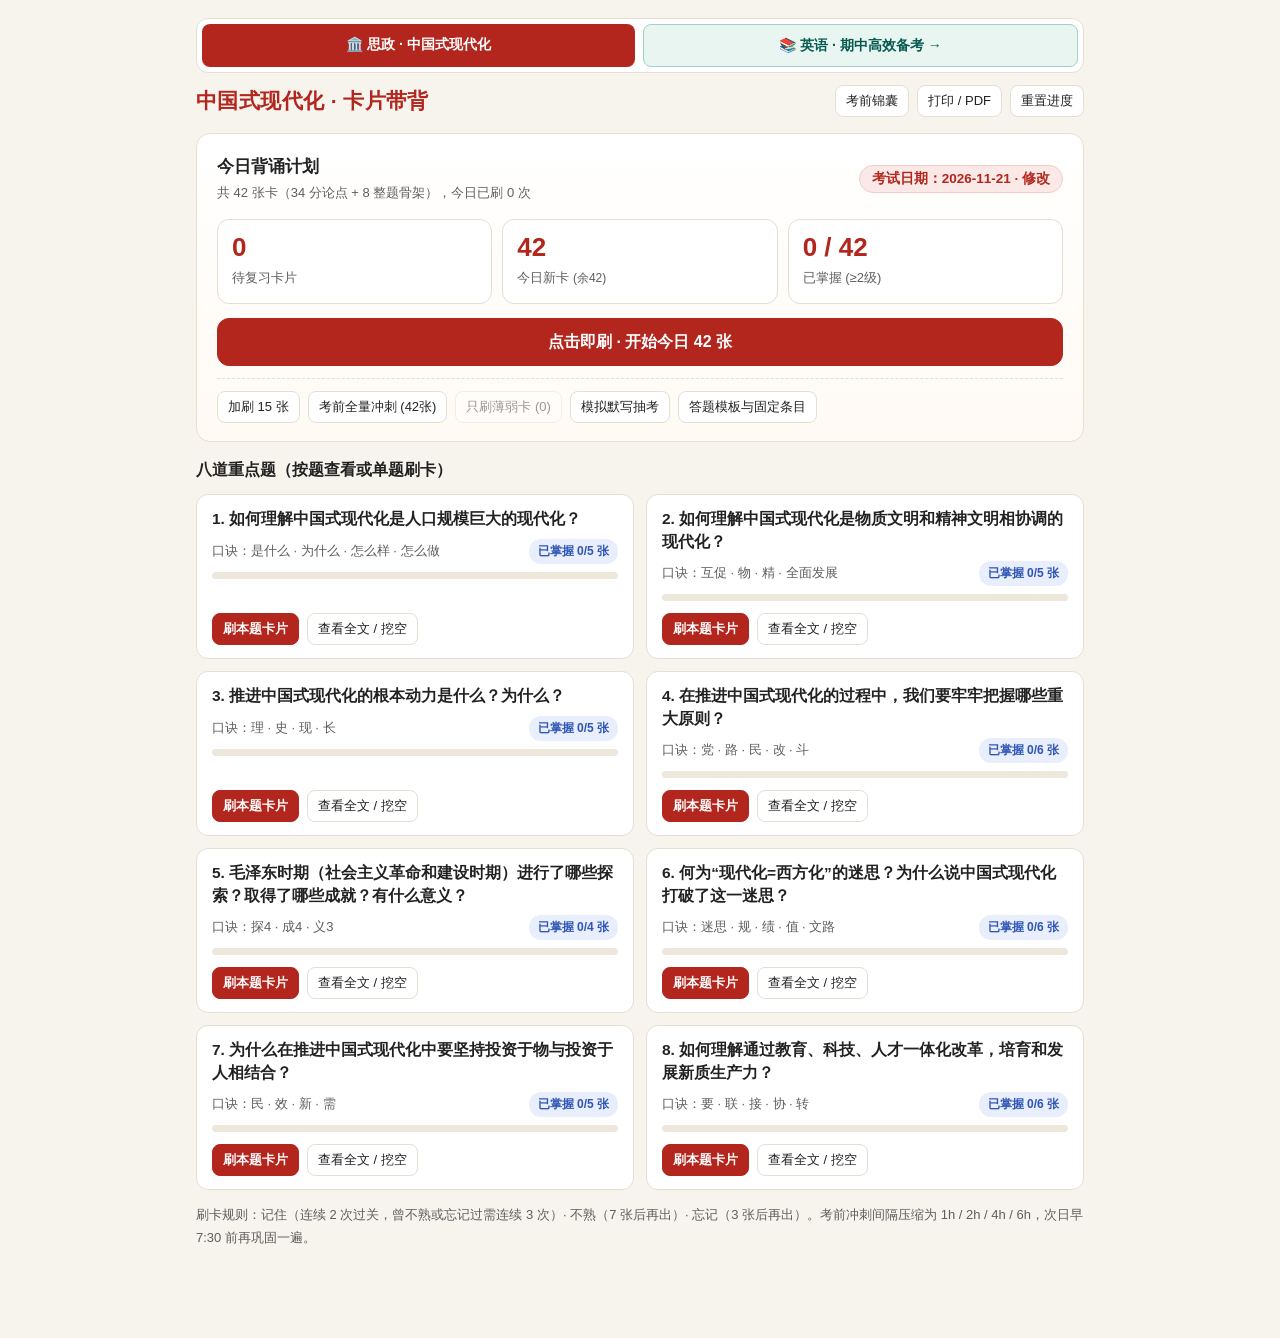
<file: index.html>
<!DOCTYPE html>
<html lang="zh-CN">
<head>
<meta charset="UTF-8">
<meta name="viewport" content="width=device-width, initial-scale=1, viewport-fit=cover">
<meta name="apple-mobile-web-app-capable" content="yes">
<title>中国式现代化 · 不背式卡片带背</title>
<style>
:root{
  --bg:#f7f4ee;--card:#fff;--ink:#222;--sub:#5e5e5e;--line:#e5dfd3;
  --red:#b3261e;--red2:#fbe9e7;--kw:#fff1b8;
  --ok:#1b7f3b;--okbg:#e3f4e8;--okbd:#a5d8b5;
  --mid:#9e5b00;--midbg:#fff3df;--midbd:#efc98a;
  --bad:#c62828;--badbg:#fde7e7;--badbd:#f1aaaa;
  --focus:#1a56db;
}
*{box-sizing:border-box}
html,body{margin:0;background:var(--bg);color:var(--ink);font:16px/1.75 "Microsoft YaHei","PingFang SC","Noto Sans SC",sans-serif;-webkit-text-size-adjust:100%}
a{color:inherit;text-decoration:none}
button,textarea,input{font-family:inherit;touch-action:manipulation;-webkit-tap-highlight-color:transparent}
[role="button"]{touch-action:manipulation;-webkit-tap-highlight-color:transparent}
button:focus-visible,a:focus-visible,textarea:focus-visible,input:focus-visible,[role="button"]:focus-visible{outline:2px solid var(--focus);outline-offset:2px}
.wrap{max-width:920px;margin:0 auto;padding:18px 16px 88px}
header.top{display:flex;align-items:center;gap:10px;flex-wrap:wrap;margin-bottom:14px}
header.top h1{font-size:21px;margin:0;color:var(--red);letter-spacing:.4px}
header.top .sp{flex:1}
nav.actions{display:flex;gap:8px;flex-wrap:wrap;align-items:center}
.btn{display:inline-flex;align-items:center;justify-content:center;gap:5px;border:1px solid var(--line);background:#fff;border-radius:10px;padding:7px 14px;font-size:14px;cursor:pointer;color:var(--ink);line-height:1.4;min-height:38px;transition:border-color .15s,color .15s,background-color .15s,transform .1s}
.btn:hover{border-color:var(--red);color:var(--red)}
.btn:active{transform:scale(.99)}
.btn:disabled{opacity:.45;cursor:not-allowed}
.btn.pri{background:var(--red);border-color:var(--red);color:#fff;font-weight:600}
.btn.pri:hover{opacity:.92;color:#fff}
.btn.sm{padding:4px 10px;font-size:13px;min-height:32px;border-radius:8px}
.btn.lg{padding:12px 22px;font-size:16px;min-height:48px;border-radius:12px;font-weight:700}
.btn.ok{color:var(--ok);border-color:var(--okbd);background:#f6fcf8}
.btn.ok:hover{background:var(--okbg);border-color:var(--ok);color:var(--ok)}
.btn.mid{color:var(--mid);border-color:var(--midbd);background:#fffaf1}
.btn.mid:hover{background:var(--midbg);border-color:var(--mid);color:var(--mid)}
.btn.bad{color:var(--bad);border-color:var(--badbd);background:#fff7f7}
.btn.bad:hover{background:var(--badbg);border-color:var(--bad);color:var(--bad)}
.btn.on{font-weight:700}
.btn.ok.on{background:var(--okbg);border-color:var(--ok)}
.btn.mid.on{background:var(--midbg);border-color:var(--mid)}
.btn.bad.on{background:var(--badbg);border-color:var(--bad)}
.card{background:var(--card);border:1px solid var(--line);border-radius:14px;padding:18px 20px;margin-bottom:14px;min-width:0}
.hero{background:linear-gradient(180deg,#fff 0%,#fffaf4 100%);border:1px solid #eadfce}
.hero-top{display:flex;align-items:center;justify-content:space-between;gap:12px;flex-wrap:wrap;margin-bottom:14px}
.countdown{display:inline-flex;align-items:center;gap:6px;background:var(--red2);color:var(--red);border:1px solid #f2ccc9;border-radius:20px;padding:4px 12px;font-size:13.5px;font-weight:600;cursor:pointer}
.countdown:hover{background:#f8dcd9}
.stats{display:grid;grid-template-columns:repeat(3,1fr);gap:10px;margin-bottom:14px}
.stat{background:#fff;border:1px solid var(--line);border-radius:12px;padding:12px 14px;min-width:0}
.stat b{display:block;font-size:26px;color:var(--red);line-height:1.2}
.stat span{font-size:13px;color:var(--sub)}
.hero-cta{display:flex;gap:10px;flex-wrap:wrap;align-items:center}
.hero-cta .main-btn{flex:1;min-width:220px}
.sub-actions{display:flex;gap:8px;flex-wrap:wrap;margin-top:12px;padding-top:12px;border-top:1px dashed var(--line)}
.section-h{font-size:16px;margin:0 0 10px;color:var(--ink)}
.qlist{display:grid;grid-template-columns:1fr 1fr;gap:12px;margin-bottom:14px}
.qcard{background:#fff;border:1px solid var(--line);border-radius:12px;padding:13px 15px;min-width:0;display:flex;flex-direction:column;gap:8px}
.qcard .t{font-weight:700;font-size:15.5px;line-height:1.45}
.qcard .m{font-size:13px;color:var(--sub);display:flex;align-items:center;justify-content:space-between;gap:8px;flex-wrap:wrap}
.qcard .qact{display:flex;gap:8px;flex-wrap:wrap;margin-top:auto;padding-top:4px}
.bar{height:7px;background:#eee8dc;border-radius:4px;overflow:hidden}
.bar i{display:block;height:100%;background:var(--red);transition:width .25s}
.badge{display:inline-flex;align-items:center;gap:4px;font-size:12px;padding:2px 9px;border-radius:12px;font-weight:600;white-space:nowrap}
.badge.due{background:var(--red2);color:var(--red)}
.badge.new{background:#e8eefc;color:#2f55b5}
.badge.okb{background:var(--okbg);color:var(--ok)}
.badge.mid{background:var(--midbg);color:var(--mid)}
.badge.wait{background:#f1efe9;color:#555}
/* ===== 刷卡页（手机端高适配） ===== */
.study-wrap{max-width:760px;min-height:100dvh;margin:0 auto;padding:12px 14px calc(86px + env(safe-area-inset-bottom));display:flex;flex-direction:column}
.study-wrap main{flex:1;display:flex;flex-direction:column}
.study-top{display:flex;align-items:center;gap:10px;margin-bottom:8px;flex-wrap:wrap}
.study-top .prog-txt{font-size:13.5px;color:var(--sub);font-weight:600}
.study-top .sp{flex:1}
.dots{display:inline-flex;align-items:center;gap:5px;font-size:13px;color:var(--sub)}
.dot{width:10px;height:10px;border-radius:50%;border:1.5px solid #c5bca9;background:transparent;display:inline-block}
.dot.on{background:var(--ok);border-color:var(--ok)}
.dot.pend{background:#93d6a7;border-color:var(--ok)}
.flashcard{background:#fff;border:1px solid var(--line);border-radius:16px;padding:20px 20px 18px;box-shadow:0 4px 18px rgba(45,32,12,.04);margin-top:10px;flex:1;display:flex;flex-direction:column}
.fc-meta{display:flex;align-items:center;gap:8px;flex-wrap:wrap;margin-bottom:8px}
.fc-title{font-size:18.5px;font-weight:700;line-height:1.45;margin:0 0 12px}
.mn{background:var(--red2);border-radius:10px;padding:10px 14px;margin-bottom:14px}
.mn .k{font-size:18px;font-weight:700;color:var(--red);letter-spacing:.5px;line-height:1.5;display:flex;flex-wrap:wrap;align-items:center;gap:4px}
.mn .tok{padding:1px 6px;border-radius:6px}
.mn .tok.hi{background:var(--red);color:#fff}
.mn .l{font-size:13.5px;color:#7a3b36;margin-top:3px}
.fc-prompt{background:#faf8f3;border:1px dashed #d5ccb8;border-radius:12px;padding:22px 16px;text-align:center;color:#524b3f;margin-top:auto;margin-bottom:auto}
.fc-prompt p{margin:0 0 10px;font-size:15.5px;font-weight:600}
.fc-answer{border-top:1px solid var(--line);padding-top:14px;margin-top:6px}
.fc-ans-head{font-size:17px;font-weight:700;margin:0 0 8px;line-height:1.65}
.fc-ans-body{font-size:16px;line-height:1.85;margin:0}
.tip-box{margin-top:12px;padding:10px 12px;border-radius:10px;background:#f0f6ff;border:1px solid #d4e3fa;font-size:14px;line-height:1.65;color:#27446b}
.tip-box strong{color:#1b4b91}
.cs-block{background:#fff;border:1px solid var(--line);border-radius:12px;padding:14px 16px;margin-bottom:12px}
.cs-block h2{font-size:16px;margin:0 0 8px;color:var(--red)}
.cs-item{padding:7px 0;border-top:1px dashed var(--line);font-size:14.5px;line-height:1.65}
.cs-item:first-of-type{border-top:0;padding-top:0}
.cs-acc{border:1px solid var(--line);border-radius:10px;padding:10px 12px;margin-bottom:8px;background:#fffdf9}
.cs-acc-btn{width:100%;text-align:left;background:transparent;border:0;padding:0;cursor:pointer;font:inherit;color:var(--ink)}
.cs-acc-body{margin-top:8px;padding-top:8px;border-top:1px dashed var(--line);font-size:14px;color:#444;line-height:1.7}
.lab{font-weight:700;color:var(--red)}
.kw{background:var(--kw);border-radius:3px;padding:0 3px;font-weight:600}
.skel-list{list-style:none;padding:0;margin:8px 0 0;display:flex;flex-direction:column;gap:8px}
.skel-item{border:1px solid var(--line);border-radius:10px;padding:10px 12px;background:#fffdf9}
.skel-toggle{width:100%;text-align:left;background:transparent;border:0;padding:0;font:inherit;cursor:pointer;color:var(--ink)}
.skel-body{margin-top:6px;padding-top:6px;border-top:1px dashed var(--line);font-size:15px;color:#444}
.sticky-bar{position:fixed;left:0;right:0;bottom:0;background:rgba(247,244,238,.97);backdrop-filter:blur(8px);border-top:1px solid var(--line);padding:10px 14px calc(10px + env(safe-area-inset-bottom));z-index:20}
.sticky-inner{max-width:760px;margin:0 auto;display:flex;gap:10px;align-items:stretch}
.sticky-inner .btn{flex:1;min-height:50px;font-size:16px;font-weight:700;border-radius:12px}
.sticky-inner .btn.oops{flex:0 0 auto;min-width:118px;font-weight:600}
.kbd{font-size:12.5px;color:var(--sub);text-align:center;margin-top:8px}
/* ===== 内联提示/挖空 ===== */
.blank{display:inline;border-bottom:2px solid #c3b79f;background:#efe9dd;color:transparent;border-radius:4px;cursor:pointer;padding:1px 4px;margin:0 1px;user-select:none;-webkit-box-decoration-break:clone;box-decoration-break:clone}
.blank:hover{border-bottom-color:var(--red)}
.blank.shown{color:var(--ink);background:#e3f0ff;border-bottom-color:#5b8fd9;user-select:auto}
.fl{display:inline;padding:0 2px;cursor:pointer;color:inherit}
.fl .firstc{font-weight:700;color:var(--red)}
.fl .rest{color:transparent;border-bottom:1.5px dashed #b9ae98;user-select:none;-webkit-box-decoration-break:clone;box-decoration-break:clone}
.fl.shown .rest{color:var(--ink);border-bottom-color:transparent;background:#e3f0ff;border-radius:3px;padding:0 2px;user-select:auto}
/* ===== 题目浏览与默写 ===== */
.qhead{display:flex;align-items:center;gap:8px;flex-wrap:wrap;margin-bottom:10px}
.qhead .sp{flex:1}
.qtitle{font-size:20px;font-weight:700;margin:4px 0 12px;line-height:1.45}
.intro{margin:0 0 12px;text-indent:2em}
.pt{margin:8px 0;padding:10px 12px;border-radius:8px;border:1px solid #f0ebe0;background:#fffdf9}
.tools{display:flex;gap:8px;flex-wrap:wrap;align-items:center;margin-bottom:12px}
.tools .hint{font-size:13px;color:var(--sub)}
.lv.on{background:var(--red2);border-color:var(--red);color:var(--red);font-weight:700}
label.lbl{display:block;font-size:14px;font-weight:600;margin-bottom:6px;color:var(--ink)}
textarea{width:100%;min-height:240px;border:1px solid var(--line);border-radius:10px;padding:12px 14px;font:16px/1.8 inherit;resize:vertical;background:#fffefa;color:var(--ink)}
.score{font-size:32px;font-weight:700;color:var(--red);line-height:1.2}
.chips{display:flex;flex-wrap:wrap;gap:6px;margin:10px 0}
.chip{font-size:13px;padding:2px 10px;border-radius:12px;font-weight:600}
.chip.h{background:var(--okbg);color:var(--ok)}.chip.p{background:var(--midbg);color:var(--mid)}.chip.m{background:var(--badbg);color:var(--bad)}
.kw.h{background:var(--okbg);color:var(--ok)}.kw.p{background:var(--midbg);color:var(--mid)}.kw.m{background:var(--badbg);color:var(--bad);text-decoration:underline wavy}
.split{display:grid;grid-template-columns:1fr 1fr;gap:14px;margin-top:12px}
.pane{background:#faf8f3;border:1px solid var(--line);border-radius:10px;padding:12px 14px;min-width:0}
.pane h3{margin:0 0 8px;font-size:14px;color:var(--sub)}
.timer{font-size:22px;font-weight:700;color:var(--red);font-variant-numeric:tabular-nums}
.muted{color:var(--sub);font-size:13px}
.hard-list{list-style:none;padding:0;margin:8px 0 0;display:flex;flex-direction:column;gap:6px}
.hard-item{background:#faf8f3;border:1px solid var(--line);border-radius:8px;padding:8px 12px;font-size:14px;display:flex;justify-content:space-between;gap:8px;flex-wrap:wrap}
dialog{border:1px solid var(--line);border-radius:14px;padding:20px;max-width:420px;width:92%;box-shadow:0 12px 32px rgba(0,0,0,.16)}
dialog::backdrop{background:rgba(0,0,0,.35)}
dialog h2{margin:0 0 10px;font-size:18px}
dialog .dlg-actions{display:flex;justify-content:flex-end;gap:8px;margin-top:16px}
.field{margin:10px 0}
.field input[type="date"]{padding:8px 10px;border:1px solid var(--line);border-radius:8px;font-size:15px;width:100%}
@media (max-width:700px){
  body{font-size:15.5px}
  .wrap{padding:12px 10px 76px}
  .study-wrap{padding:10px 10px 92px}
  .flashcard{padding:16px 14px}
  .stats{grid-template-columns:repeat(3,1fr);gap:8px}
  .stat{padding:10px 10px}
  .stat b{font-size:21px}
  .qlist,.split{grid-template-columns:1fr}
  .kbd{display:none}
  .sticky-inner{gap:8px}
  .sticky-inner .btn{padding:10px 8px;font-size:15px}
  .sticky-inner .btn.oops{min-width:102px;font-size:14px}
}
/* ===== 打印 / PDF 版 ===== */
body.print{background:#fff;color:#000;font-family:"Microsoft YaHei","SimHei","PingFang SC",sans-serif}
body.print .wrap{max-width:900px;padding:12px 18px}
.pv h1{font-size:18pt;text-align:center;color:var(--red);margin:0 0 2pt}
.pv .subt{text-align:center;color:#555;font-size:9pt;margin:0 0 7pt}
.pv table{width:100%;border-collapse:collapse;font-size:8.7pt;line-height:1.36}
.pv caption{font-weight:700;font-size:10.5pt;margin-bottom:4pt;color:#222;text-align:left}
.pv th,.pv td{border:1px solid #bbb;padding:3pt 5pt;vertical-align:top;text-align:left}
.pv th{background:#f3ece4;font-weight:700}
.pv td.qt{width:23%;font-weight:700}
.pv td.k{width:16%;font-weight:700;color:var(--red)}
.pv .q{margin-top:12pt}
.pv .q h2{font-size:12pt;margin:0 0 4pt;padding:3pt 8pt;background:#f3ece4;border-left:4pt solid var(--red);break-after:avoid}
.pv .q .mnp{font-size:9.5pt;color:#7a3b36;margin:0 0 4pt;break-after:avoid}
.pv .q .mnp b{color:var(--red);font-size:10.5pt}
.pv .q p{margin:2.5pt 0;font-size:10pt;line-height:1.65;break-inside:avoid}
.pv .q p.in{text-indent:2em}
.pv strong.kw{background:none;font-weight:700;text-decoration:underline;text-decoration-color:#c66;text-underline-offset:2pt;padding:0}
.pv .lab{color:var(--red);font-weight:700}
.pv .pb{break-before:page}
@page{size:A4;margin:13mm 14mm}
@media print{
  body{background:#fff}
  body.print .wrap{max-width:none;padding:0}
  .noprint{display:none!important}
}
</style>
</head>
<body>
<div id="app"></div>
<script>
'use strict';

// ===== 题库数据（唯一数据源，[[...]] 为踩分关键词） =====
const DATA = [
  {
    id: 1,
    short: '人口规模巨大',
    title: '1. 如何理解中国式现代化是人口规模巨大的现代化？',
    mnemonic: { key: '是什么 · 为什么 · 怎么样 · 怎么做', line: '14亿首要特征 → 挑战与优势 → 特色与世界意义 → 从国情出发提素质' },
    intro: '可从[[是什么、为什么、怎么样、怎么做]]四个维度理解中国式现代化[[人口规模巨大]]这一显著特征。',
    tip: '展开提示：人口多不自动等于人才多、生产率高，关键在于把数量转化为质量。',
    points: [
      { label: '一、是什么：', head: '我国[[14亿多人口]]整体迈入现代化，是中国式现代化的[[首要特征]]。', body: '规模[[超过现有发达国家人口总和]]，在人类历史上是前所未有的，决定了现代化建设的[[艰巨性和复杂性]]。' },
      { label: '二、为什么：', head: '人口规模巨大带来[[挑战与优势]]两方面影响。', body: '一方面要解决14亿多人的[[吃饭、就业、教育、医疗、住房、养老]]问题，并应对[[城乡、区域发展不平衡]]与资源环境压力；另一方面拥有丰富[[人力资源]]和[[广阔市场空间]]，是推动发展的巨大潜力。', tip: '考场举例：以人工智能行业为例，用户多、应用场景广有利于产品迭代，同时要靠校企合作弥补数字技能短板。' },
      { label: '三、怎么样：', head: '推进方式必然[[独具特色]]，并具有深远[[世界意义]]。', body: '发展途径和推进方式不能照搬西方；14亿多人整体迈入现代化，将[[改变现代化的世界版图]]，为人口众多的[[发展中国家提供有益经验]]。' },
      { label: '四、怎么做：', head: '坚持[[从国情出发]]，把[[人口优势转化为人才优势]]。', body: '考虑发展阶段和资源环境，[[保持历史耐心]]、[[循序渐进]]；通过发展教育、[[技能培训]]、就业服务和人才流动提高人口素质，把规模优势转化为[[人才优势和创新优势]]，统筹完善公共服务。' }
    ]
  },
  {
    id: 2,
    short: '物质与精神文明',
    title: '2. 如何理解中国式现代化是物质文明和精神文明相协调的现代化？',
    mnemonic: { key: '互促 · 物 · 精 · 全面发展', line: '一关系两建设一目标（有钱不自动等于精神富足）' },
    intro: '[[物质富足、精神富有]]是社会主义现代化的根本要求。中国式现代化既要提高生产力和物质生活水平，也要丰富人民的精神世界，[[促进人的全面发展]]。',
    points: [
      { label: '第一，', head: '两者[[相互联系、相互促进]]。', body: '物质文明为教育、文化事业提供[[物质基础]]；精神文明为现代化提供[[思想保证、精神动力和智力支持]]，必须[[统筹推进]]。', tip: '理解提示：有钱不自动等于精神生活丰富；反过来，文化教育发展也需要稳定的经济和物质支撑。' },
      { label: '第二，', head: '物质文明建设要[[夯实物质基础]]。', body: '坚持以经济建设为中心，[[推动高质量发展]]，增强[[科技创新能力]]，完善[[现代化产业体系]]，持续改善人民生活。' },
      { label: '第三，', head: '精神文明建设要[[满足人民的精神文化需求]]。', body: '加强[[理想信念教育]]，践行[[社会主义核心价值观]]，发展[[社会主义先进文化]]，弘扬[[中华优秀传统文化]]，提高社会文明程度。' },
      { label: '第四，', head: '目标是[[物的全面丰富和人的全面发展]]。', body: '把两个文明建设贯穿现代化全过程，让人民生活水平提高的同时，[[精神生活也更加充实]]。' }
    ]
  },
  {
    id: 3,
    short: '根本动力：改革',
    title: '3. 推进中国式现代化的根本动力是什么？为什么？',
    mnemonic: { key: '理 · 史 · 现 · 长', line: '调关系 · 破障碍 · 放活力 · 惠民生防风险' },
    intro: '[[全面深化改革]]是推进中国式现代化的根本动力。',
    points: [
      { label: '第一，', head: '从理论上看，改革能[[解放和发展生产力]]。', body: '社会发展中存在[[生产力与生产关系、经济基础与上层建筑]]的矛盾运动，改革推动[[生产关系适应生产力、上层建筑适应经济基础]]，为现代化创造制度条件。' },
      { label: '第二，', head: '从历史上看，中国式现代化是在[[改革开放]]中不断推进的。', body: '改革开放深刻改变了经济体制、社会结构和对外关系，[[激发了人民群众的积极性和创造性]]；新时代全面深化改革[[破除了体制机制障碍]]，为全面建成小康社会提供了保障。' },
      { label: '第三，', head: '从现实上看，必须靠改革解决[[深层次矛盾]]。', body: '面对[[市场分割、成果转化不畅、公共服务不均]]等堵点，不能只靠加投入，必须通过改革权责、规则和激励机制，推动[[高质量发展]]、发展[[新质生产力]]、促进[[社会公平正义]]，[[释放创新潜力、增强发展活力]]。', tip: '展开提示：抓“产权保护、公平竞争、人才评价”这几个改革抓手最容易展开字数。' },
      { label: '第四，', head: '从长远看，改革为现代化提供持续的[[制度保障]]。', body: '深化改革有助于[[完善中国特色社会主义制度]]、提高[[国家治理能力]]，统筹发展和安全，使现代化成果[[更多更公平惠及全体人民]]。' }
    ]
  },
  {
    id: 4,
    short: '五项重大原则',
    title: '4. 在推进中国式现代化的过程中，我们要牢牢把握哪些重大原则？',
    mnemonic: { key: '党 · 路 · 民 · 改 · 斗', line: '谁领导 · 走啥路 · 为了谁 · 靠啥改 · 敢斗争' },
    intro: '党的二十大提出，前进道路上必须牢牢把握[[五项重大原则]]。',
    points: [
      { label: '第一，', head: '坚持和加强[[党的全面领导]]。', body: '维护[[党中央权威和集中统一领导]]，把党的领导落实到各领域各方面各环节，[[确保正确方向]]，凝聚团结奋斗力量。' },
      { label: '第二，', head: '坚持[[中国特色社会主义道路]]。', body: '坚持党的[[基本路线]]，坚持[[独立自主、自力更生]]，把发展[[主动权牢牢掌握在自己手中]]。' },
      { label: '第三，', head: '坚持[[以人民为中心]]的发展思想。', body: '维护[[人民根本利益]]，增进[[民生福祉]]，依靠人民推进发展，让[[全体人民更加公平地共享]]现代化成果。' },
      { label: '第四，', head: '坚持[[深化改革开放]]。', body: '以改革[[破解深层次体制机制障碍]]，以开放[[拓展发展空间]]，增强现代化的[[动力和活力]]。' },
      { label: '第五，', head: '坚持发扬[[斗争精神]]。', body: '增强[[忧患意识]]，[[统筹发展和安全]]，敢于直面矛盾和风险，维护国家[[主权、安全和发展利益]]。' }
    ]
  },
  {
    id: 5,
    short: '毛泽东时期探索',
    title: '5. 毛泽东时期（社会主义革命和建设时期）进行了哪些探索？取得了哪些成就？有什么意义？',
    mnemonic: { key: '探4 · 成4 · 义3', line: '一五起步 · 十大探索 · 四化定标 · 工业奠基' },
    intro: '以毛泽东同志为主要代表的中国共产党人，在[[经济文化落后]]的条件下，对社会主义建设和国家现代化进行了[[艰辛探索]]。',
    points: [
      { label: '一、探索：', head: '围绕[[工业化和适合中国的建设道路]]展开探索。', body: '①提出[[过渡时期总路线]]（“一化三改”），把社会主义工业化和三大改造结合起来；②实施[[第一个五年计划]]，优先发展重工业推进工业化；③提出马克思主义同中国实际“[[第二次结合]]”，发表《[[论十大关系]]》（协调重、轻工业和农业）和《[[关于正确处理人民内部矛盾的问题]]》；④[[党的八大]]提出集中力量发展生产力，[[1964年三届全国人大]]正式提出“[[四个现代化]]”目标（1954年一届全国人大已初步提出）。' },
      { label: '二、成就：', head: '在[[制度、工业、科技和社会事业]]上取得重要成就。', body: '①确立[[社会主义基本制度]]；②建立起[[独立的比较完整的工业体系和国民经济体系]]；③“[[两弹一星]]”等尖端科技取得突破，国防力量增强；④[[教育、科学、文化、卫生]]等事业得到发展并培养了建设人才。' },
      { label: '三、意义：', head: '提供了[[宝贵经验、理论准备、物质基础]]。', body: '社会主义制度的确立奠定了[[根本政治前提和制度基础]]；建设成就积累了[[物质条件和人才力量]]；探索形成的理论和经验为改革开放后开创中国特色社会主义作了重要准备（同时也从[[“大跃进”“文革”等曲折]]中吸取了必须[[实事求是、尊重经济规律]]的教训）。' }
    ]
  },
  {
    id: 6,
    short: '打破“西方化”迷思',
    title: '6. 何为“现代化=西方化”的迷思？为什么说中国式现代化打破了这一迷思？',
    mnemonic: { key: '迷思 · 规 · 绩 · 值 · 文路', line: '先答何为迷思（发轫西方/东方从属），再答规·绩·值·文路' },
    intro: '先说明[[“现代化=西方化”迷思的由来]]，再阐明中国式现代化如何以自身实践打破这一迷思。',
    tip: '答法提醒：西方“先行”不等于“唯一”。若问“新图景”重点写五个中国特色；若问“文明多样性”重点写国情文化差异。',
    points: [
      { label: '一、何为迷思：', head: '[[现代化发轫于西方]]，逐渐形成了“[[东方从属于西方]]”的格局。', body: '自工业革命以来，西方资本主义国家凭借[[现代生产力的迅猛发展]]占据主动，使人误以为[[现代化道路只有西方一种模式]]、现代化就等于西方化。' },
      { label: '二、规律与特色：', head: '既遵循[[一般规律]]，又有[[中国特色]]。', body: '中国同样推进[[工业化和科技进步]]，同时坚持[[党的领导和社会主义制度]]，走出了符合自身国情的道路。' },
      { label: '三、实践证明：', head: '[[实践成就]]证明自主道路走得通。', body: '通过建设和改革开放，中国实现经济快速发展，[[全面建成小康社会]]，展现了实现现代化的[[另一幅图景]]。' },
      { label: '四、目标价值：', head: '提出了不同的[[目标和价值追求]]。', body: '面向[[人口规模巨大]]，追求[[全体人民共同富裕]]、[[两个文明相协调]]、[[人与自然和谐共生]]、[[和平发展]]，拓展了现代化的内涵。' },
      { label: '五、文明与借鉴：', head: '统一了[[文明传承与现代发展]]，拓展了[[发展中国家的道路选择]]。', body: '立足[[中华优秀传统文化]]并[[借鉴人类优秀文明成果]]，为既想加快发展又想[[保持独立自主]]的国家提供了有益启示。' }
    ]
  },
  {
    id: 7,
    short: '投资于物与投资于人',
    title: '7. 为什么在推进中国式现代化中要坚持投资于物与投资于人相结合？',
    mnemonic: { key: '民 · 效 · 新 · 需', line: '物打基础，人提能力，建设运营一起配' },
    intro: '[[投资于物]]指对基础设施、生产设备等实物资产的投入；[[投资于人]]指在教育、医疗、培训、就业、社保等方面的投入。二者结合能使[[经济发展与民生改善形成良性循环]]。',
    points: [
      { label: '第一，', head: '这是坚持[[以人民为中心]]、促进人的全面发展的要求。', body: '现代化的目的是[[增进人民福祉]]，投资既要改善生产生活条件，也要满足人民在成长、就业、健康、养老等方面的需要。' },
      { label: '第二，', head: '这是[[提高投资效益]]的要求，二者[[不是机械各占一半]]。', body: '设备和基础设施要靠[[劳动者掌握和使用]]，劳动者发挥才能也需要[[相应的物质条件]]，同步规划建设、人才和维护运营，才能避免设施闲置、提高资源利用效率。', tip: '考场经典例子：县医院不能只盖大楼买设备，还要配医生、培训、维护费和转诊制度，重点看使用效果和群众实际受益。' },
      { label: '第三，', head: '这是发展[[新质生产力]]、推动高质量发展的要求。', body: '[[劳动者是生产力中最活跃的因素]]，提高劳动者素质，再和先进技术设备结合，才能增强创新能力、[[提高劳动生产率]]。' },
      { label: '第四，', head: '这是[[扩大内需]]、畅通经济循环的要求。', body: '改善就业、收入和社保，能[[增强消费能力和信心]]；优质设施和设备能[[改善供给]]，形成投资、就业、收入、消费的[[良性循环]]。' }
    ]
  },
  {
    id: 8,
    short: '教·科·才与新质生产力',
    title: '8. 如何理解通过教育、科技、人才一体化改革，培育和发展新质生产力？',
    mnemonic: { key: '要 · 联 · 接 · 协 · 转', line: '链条：教育育人 → 人才创新 → 科技突破 → 产业落地 → 反哺教育' },
    intro: '[[教育、科技、人才]]是[[全面建设社会主义现代化国家]]的[[基础性、战略性支撑]]。坚持[[科技是第一生产力、人才是第一资源、创新是第一动力]]，推进三者[[一体化改革]]，为[[新质生产力]]提供支撑。',
    points: [
      { label: '第一，', head: '[[新质生产力]]对三者提出了更高要求。', body: '新质生产力[[以创新为主导]]，具有[[高科技、高效能、高质量]]特征，以[[提高全要素生产率]]为核心标志，需要不断产生新知识、新技术和高素质人才。' },
      { label: '第二，', head: '三者具有[[内在联系]]。', body: '[[教育培养人才]]、传播知识；[[科技创新]]推动教育内容和培养方式更新；[[人才]]把知识转化为技术和现实生产力，三者形成良性循环。' },
      { label: '第三，', head: '一体化改革要解决[[衔接不足]]的问题。', body: '让[[学科设置、科研布局、人才培养和产业发展]]更加匹配，完善[[科研评价、人才流动、成果转化]]和收益分配机制。' },
      { label: '第四，', head: '从[[三个方面协同推进]]。', body: '教育上[[调整学科专业]]，培养拔尖创新人才和技能人才；科技上加强[[基础研究和关键核心技术攻关]]；人才上完善[[培养、引进、使用和流动]]机制。' },
      { label: '第五，', head: '坚持[[因地制宜]]，推动改革成果[[转化为生产力]]。', body: '加强[[高校、科研院所与企业合作]]，促进成果应用，推动[[传统产业升级、新兴产业和未来产业]]发展。', tip: '高分辨析：传统产业经过数智化、绿色化技术和组织升级也能形成新质生产力，不能只看项目名称或买几台设备。' }
    ]
  }
];

// ===== 卡片生成（42张：34张分论点卡 + 8张骨架卡） =====
function extractStrKeywords(str) {
  const kws = [];
  const re = /\[\[(.*?)\]\]/g;
  let m;
  while ((m = re.exec(str)) !== null) kws.push(m[1]);
  return kws;
}

function buildCards(data) {
  const list = [];
  for (const q of data) {
    const tokens = q.mnemonic.key.split(/\s*·\s*/);
    q.points.forEach((p, idx) => {
      list.push({
        id: `q${q.id}-p${idx}`,
        type: 'point',
        qid: q.id,
        pointIdx: idx,
        frontTitle: `Q${q.id} ${q.short} · ${p.label.replace(/[，、：:]/g, '')}`,
        frontQuestion: q.title,
        mnemonicTokens: tokens,
        mnemonicLine: q.mnemonic.line,
        frontPrompt: '先在心里说出这一点的【观点句】和【展开关键词】',
        backHead: p.label + p.head,
        backBody: p.body,
        tip: p.tip || '',
        keywords: [...extractStrKeywords(p.head), ...extractStrKeywords(p.body)]
      });
    });
    list.push({
      id: `q${q.id}-sk`,
      type: 'skeleton',
      qid: q.id,
      frontTitle: `Q${q.id} ${q.short} · 整题骨架`,
      frontQuestion: q.title,
      mnemonicTokens: tokens,
      mnemonicLine: q.mnemonic.line,
      frontPrompt: `背出本题【口诀】、【总起句】和【全部 ${q.points.length} 个分论点观点句】`,
      backMnemonic: q.mnemonic,
      backIntro: q.intro,
      backPoints: q.points.map(p => ({ label: p.label, head: p.head, body: p.body })),
      tip: q.tip || '',
      keywords: [...extractStrKeywords(q.intro), ...q.points.flatMap(p => extractStrKeywords(p.head))]
    });
  }
  return list;
}

const CARDS = buildCards(DATA);
const CARD_MAP = Object.fromEntries(CARDS.map(c => [c.id, c]));

// ===== 考前急救锦囊（提炼自《思政一一天速记提纲》） =====
const CHEATSHEET = {
  mainLine: '党领导 → 走中国路 → 为人民 → 靠改革创新 → 全面协调发展 → 贡献世界',
  closings: [
    '促进人的全面发展和全体人民共同富裕',
    '为中国式现代化提供强大动力、坚实基础或制度保障'
  ],
  fixed: [
    { name: '五个中国特色', mem: '人多、共富、双文明、生态、和平', full: '[[人口规模巨大]]；[[全体人民共同富裕]]；[[物质文明和精神文明相协调]]；[[人与自然和谐共生]]；[[走和平发展道路]]。' },
    { name: '五个重大原则', mem: '党、路、民、改、斗', full: '坚持和加强[[党的全面领导]]；坚持[[中国特色社会主义道路]]；坚持[[以人民为中心]]的发展思想；坚持[[深化改革开放]]；坚持发扬[[斗争精神]]。' },
    { name: '九个本质要求', mem: '2方向 + 5建设 + 2世界', full: '方向2：[[坚持中国共产党领导]]、[[坚持中国特色社会主义]]；建设5：[[高质量发展]]、[[全过程人民民主]]、[[丰富人民精神世界]]、[[全体人民共同富裕]]、[[人与自然和谐共生]]；世界2：[[推动构建人类命运共同体]]、[[创造人类文明新形态]]。' },
    { name: '新发展理念', mem: '创、协、绿、开、享', full: '[[创新]]（动力）、[[协调]]（平衡）、[[绿色]]（生态）、[[开放]]（合作）、[[共享]]（成果共享）。' },
    { name: '三个第一', mem: '科生、人资、创动', full: '[[科技是第一生产力]]，[[人才是第一资源]]，[[创新是第一动力]]。' }
  ],
  templates: [
    { type: '是什么', rule: '概念 + 关键特征。先下定义或解释内涵，不急着罗列措施。' },
    { type: '为什么', rule: '理论依据 + 中国国情 + 现实问题 + 作用意义（选最贴题的 3–4 点）。' },
    { type: '怎么做', rule: '坚持方向 + 改革制度 + 科技人才 + 民生/生态 + 抓好落实（写清具体动作）。' },
    { type: '关系题', rule: 'A 是什么 → B 是什么 → 各自作用 → 如何相互促进、协调发展。' },
    { type: '材料题', rule: '材料现象 → 对应原理 → 原因影响 → 改进办法（每一点都带回材料！）。' }
  ],
  extras: [
    { id: '01', title: '现代化规律与道路多样性', mem: '共同规律，不同国情', pts: '共同规律：生产力、工业化、科技与治理；道路差异：历史文化、人口资源、社会制度、发展阶段不同；结论：共性与个性统一，独立自主结合国情。' },
    { id: '02', title: '近代中国为什么要走自己的路', mem: '器物 → 制度 → 思想 → 党领导的新道路', pts: '洋务运动（器物）→ 戊戌/辛亥（制度）→ 新文化/五四（思想）→ 中国共产党领导新探索；国情（人口多/历史长/不平衡）决定必须走自己的路。' },
    { id: '04', title: '党的领导为什么关系现代化全局', mem: '定性质、稳目标、增动力、聚力量', pts: '定性质（社会主义方向、为了人民）；稳目标（长期规划接续奋斗）；增动力（领导改革创新）；聚力量（组织动员、统筹发展和安全）。' },
    { id: '07', title: '高质量发展为什么是首要任务', mem: '矛盾变、阶段变、强国基、共富需、竞争逼', pts: '回应社会主要矛盾变化；适应发展阶段与约束变化；夯实强国与共同富裕物质基础；提高国际竞争与产业链安全韧性。' },
    { id: '08', title: '新质生产力是什么、为什么重要', mem: '创新主导，三高特征，生产率跃升', pts: '创新起主导、高科技高效能高质量、核心标志是全要素生产率大幅提升；因地制宜，传统产业升级也能形成新质生产力。' },
    { id: '11', title: '高水平社会主义市场经济体制', mem: '市场配资源，政府补不足，主体有活力，创新加开放', pts: '有效市场（决定性作用）+ 有为政府（公共服务/公平竞争/防风险）；两个毫不动摇；统一大市场与制度型开放。' },
    { id: '14', title: '共同富裕为什么是本质特征', mem: '社会主义本质、党的宗旨、人民需要、公平共享', pts: '体现社会主义本质与党的宗旨；解决不平衡不充分；物质和精神都富裕，允许合理差别，靠高质量发展和制度逐步实现。' },
    { id: '16', title: '坚持马克思主义意识形态指导地位', mem: '定方向、聚共识、护安全、指导实践、兴文化', pts: '把马克思主义基本原理同中国具体实际、中华优秀传统文化相结合（“两个结合”），巩固共同思想基础，维护文化安全。' },
    { id: '17', title: '中华优秀传统文化如何“两创”', mem: '守根、转化、创新、科技、教育、互鉴', pts: '创造性转化（改造旧表达、赋予当代形式，如数字文物展示）+ 创新性发展（结合新实践补充拓展）；校企教育与交流互鉴。' },
    { id: '18', title: '绿色发展与人与自然和谐共生', mem: '反思旧路、立足国情、保障民生、面向未来', pts: '摒弃高消耗高污染；适应我国人口产业规模与资源约束；宜居环境是民生；清洁能源、绿色技术、循环节约与法治监管。' },
    { id: '19', title: '中国式现代化为世界带来什么机遇', mem: '大市、开放、合作、道路、治理、绿色', pts: '超大规模市场、制度型开放、互利合作、拓展发展中国家道路选择（提供经验参考而非强迫复制）、参与全球治理与绿色合作。' },
    { id: '20', title: '现代化要不要割断中华文明', mem: '不断根、取精华、做两创、接时代', pts: '不应割断；中华文明具有连续性、创新性、统一性、包容性、和平性；批判继承、古为今用，与现代实践结合。' },
    { id: '21', title: '中国式现代化给中华文明带来什么', mem: '物质基础、制度载体、精神内涵、世界表达', pts: '经济科技提供物质支撑（如数字博物馆）；公共文化制度保障；社会主义核心价值观融通传统；现代媒介拓展国际传播。' }
  ]
};

// ===== 状态与日期工具 =====
const STORAGE_KEY = 'sizheng_cards_v2';
const DEFAULT_EXAM_DATE = '2026-11-21';
const HOUR = 3600 * 1000;
const LEVEL_HOURS = { 1: 3, 2: 10, 3: 20, 4: 32 };
const EVE_HOURS = { 1: 1, 2: 2, 3: 4, 4: 6 };

function todayStr(offsetDays = 0, baseDate = new Date()) {
  const d = new Date(baseDate.getTime());
  d.setHours(0, 0, 0, 0);
  d.setDate(d.getDate() + offsetDays);
  const y = d.getFullYear();
  const m = String(d.getMonth() + 1).padStart(2, '0');
  const day = String(d.getDate()).padStart(2, '0');
  return `${y}-${m}-${day}`;
}

function daysBetween(fromStr, toStr) {
  const a = new Date(fromStr + 'T00:00:00');
  const b = new Date(toStr + 'T00:00:00');
  return Math.round((b - a) / 86400000);
}

function defaultCardState() {
  return { level: 0, due: 0, lapses: 0, seen: 0, lastRating: null };
}

function defaultState(examDate = DEFAULT_EXAM_DATE, dateStr = todayStr()) {
  return {
    cards: {},
    settings: { examDate },
    daily: { date: dateStr, newIntroduced: 0, reviewedCount: 0, sessionsCompleted: 0 },
    history: { dictationCount: 0, dictationTotalScore: 0 }
  };
}

function normalizeDaily(st, dateStr = todayStr()) {
  if (!st.daily || st.daily.date !== dateStr) {
    st.daily = { date: dateStr, newIntroduced: 0, reviewedCount: 0, sessionsCompleted: 0 };
  }
  return st;
}

function loadState() {
  try {
    const raw = localStorage.getItem(STORAGE_KEY);
    if (!raw) return defaultState();
    const p = JSON.parse(raw);
    const st = {
      cards: p.cards || {},
      settings: { examDate: (p.settings && p.settings.examDate) || DEFAULT_EXAM_DATE },
      daily: p.daily || { date: todayStr(), newIntroduced: 0, reviewedCount: 0, sessionsCompleted: 0 },
      history: p.history || { dictationCount: 0, dictationTotalScore: 0 }
    };
    return normalizeDaily(st);
  } catch (_) {
    return defaultState();
  }
}

let state = loadState();
function saveState() {
  try { localStorage.setItem(STORAGE_KEY, JSON.stringify(state)); } catch (_) {}
}

function getCardState(cardId, curState = state) {
  if (!curState.cards[cardId]) curState.cards[cardId] = defaultCardState();
  return curState.cards[cardId];
}

// ===== 复习调度核心（纯函数） =====
const Scheduler = {
  getRemainingLearnDays(curTodayStr, examDateStr) {
    const daysLeft = daysBetween(curTodayStr, examDateStr);
    return Math.max(1, daysLeft - 1);
  },

  getDailyNewQuota(curState = state, curTodayStr = todayStr()) {
    const learnDays = this.getRemainingLearnDays(curTodayStr, curState.settings.examDate);
    const unlearned = CARDS.filter(c => getCardState(c.id, curState).level === 0).length;
    if (unlearned === 0) return 0;
    const introduced = curState.daily && curState.daily.date === curTodayStr ? curState.daily.newIntroduced : 0;
    const totalTarget = Math.ceil((unlearned + introduced) / learnDays);
    return Math.min(unlearned, Math.max(0, totalTarget - introduced));
  },

  getDueCards(curState = state, nowMs = Date.now()) {
    return CARDS
      .filter(c => {
        const s = getCardState(c.id, curState);
        return s.level > 0 && s.due <= nowMs;
      })
      .sort((a, b) => getCardState(a.id, curState).due - getCardState(b.id, curState).due);
  },

  getWeakCards(curState = state) {
    return CARDS.filter(c => {
      const s = getCardState(c.id, curState);
      return s.lapses >= 1 || s.lastRating === 'forgot' || s.lastRating === 'fuzzy';
    });
  },

  makeItem(cardId) {
    return {
      cardId,
      sessionStreak: 0,
      targetStreak: 2,
      hadTrouble: false,
      hadForgot: false,
      stepsInSession: 0
    };
  },

  buildSession(mode, opts = {}, curState = state, nowMs = Date.now(), curTodayStr = todayStr()) {
    let cardIds = [];
    let label = '今日卡片任务';
    let isExtraCram = false;

    if (mode === 'daily') {
      const due = this.getDueCards(curState, nowMs).map(c => c.id);
      const quota = this.getDailyNewQuota(curState, curTodayStr);
      const unlearned = CARDS.filter(c => getCardState(c.id, curState).level === 0).slice(0, quota).map(c => c.id);
      cardIds = [...due, ...unlearned];
      if (cardIds.length === 0) {
        return this.buildSession('extra', opts, curState, nowMs, curTodayStr);
      }
      label = `今日任务（复习 ${due.length} + 新卡 ${unlearned.length}）`;
    } else if (mode === 'extra') {
      isExtraCram = true;
      const unlearned = CARDS.filter(c => getCardState(c.id, curState).level === 0).slice(0, 15).map(c => c.id);
      if (unlearned.length > 0) {
        cardIds = unlearned;
        label = `提前加刷（${cardIds.length} 张新卡）`;
      } else {
        cardIds = [...CARDS]
          .sort((a, b) => {
            const sa = getCardState(a.id, curState);
            const sb = getCardState(b.id, curState);
            if (sa.level !== sb.level) return sa.level - sb.level;
            if (sa.lapses !== sb.lapses) return sb.lapses - sa.lapses;
            return sa.due - sb.due;
          })
          .slice(0, 15)
          .map(c => c.id);
        label = `巩固加刷（最弱 ${cardIds.length} 张）`;
      }
    } else if (mode === 'sprint') {
      cardIds = [...CARDS]
        .sort((a, b) => {
          const sa = getCardState(a.id, curState);
          const sb = getCardState(b.id, curState);
          if ((sa.level === 0) !== (sb.level === 0)) return sa.level === 0 ? -1 : 1;
          if (sa.lapses !== sb.lapses) return sb.lapses - sa.lapses;
          if (sa.level !== sb.level) return sa.level - sb.level;
          return sa.due - sb.due;
        })
        .map(c => c.id);
      label = `考前全量冲刺（${cardIds.length} 张）`;
    } else if (mode === 'weak') {
      cardIds = this.getWeakCards(curState).map(c => c.id);
      label = `薄弱卡专练（${cardIds.length} 张）`;
    } else if (mode === 'question') {
      const qid = opts.qid || 1;
      cardIds = CARDS.filter(c => c.qid === qid).map(c => c.id);
      label = `第 ${qid} 题卡片练习（${cardIds.length} 张）`;
    }

    return {
      mode,
      label,
      isExtraCram,
      queue: cardIds.map(id => this.makeItem(id)),
      graduated: [],
      totalInitial: cardIds.length,
      startMs: nowMs,
      taps: { good: 0, fuzzy: 0, forgot: 0 },
      phase: cardIds.length ? 'front' : 'done',
      pendingRating: null,
      showFirstHint: false,
      expandedSkelPts: {}
    };
  },

  graduateCard(cardId, item, curState = state, nowMs = Date.now(), isExtraCram = false) {
    const c = getCardState(cardId, curState);
    const prev = c.level || 0;
    let nextLevel;
    if (item.hadForgot) {
      nextLevel = prev > 1 ? prev - 1 : 1;
    } else if (item.hadTrouble) {
      nextLevel = Math.max(1, prev);
    } else {
      nextLevel = Math.min(4, prev + 1);
    }

    const nowDateStr = todayStr(0, new Date(nowMs));
    const daysLeft = daysBetween(nowDateStr, curState.settings.examDate);
    const isEveOrDay = daysLeft <= 1;
    const hoursMap = isEveOrDay ? EVE_HOURS : LEVEL_HOURS;

    let rawDue = nowMs + hoursMap[nextLevel] * HOUR;
    if (item.hadForgot) {
      rawDue = Math.min(rawDue, nowMs + (isEveOrDay ? 1 : 3) * HOUR);
    }

    const examMorningCap = new Date(curState.settings.examDate + 'T07:30:00').getTime();
    const examPreEvening = new Date(curState.settings.examDate + 'T20:00:00').getTime() - 24 * HOUR;
    let due;
    if (isEveOrDay) {
      if (nowMs < examMorningCap) {
        due = Math.max(nowMs + 0.5 * HOUR, Math.min(rawDue, examMorningCap));
      } else {
        due = nowMs + 0.5 * HOUR;
      }
    } else if (nowMs < examPreEvening) {
      due = Math.max(nowMs + 2 * HOUR, Math.min(rawDue, examPreEvening));
    } else {
      due = nowMs + 2 * HOUR;
    }

    if (prev === 0 && curState.daily) {
      curState.daily.newIntroduced += 1;
    }

    c.level = nextLevel;
    if (isExtraCram) {
      c.due = c.due ? Math.min(c.due, due) : due;
    } else {
      c.due = due;
    }
    return c;
  },

  stepSession(session, rating, curState = state, nowMs = Date.now()) {
    if (!session.queue.length) {
      session.phase = 'done';
      return { graduated: false, item: null };
    }
    const item = session.queue.shift();
    item.stepsInSession += 1;
    const c = getCardState(item.cardId, curState);
    c.seen += 1;
    c.lastRating = rating;
    if (curState.daily) curState.daily.reviewedCount += 1;
    session.taps[rating] = (session.taps[rating] || 0) + 1;

    let didGraduate = false;
    if (rating === 'forgot') {
      item.sessionStreak = 0;
      item.hadTrouble = true;
      item.hadForgot = true;
      item.targetStreak = 3;
      c.lapses += 1;
      const idx = Math.min(session.queue.length, 3);
      session.queue.splice(idx, 0, item);
    } else if (rating === 'fuzzy') {
      item.sessionStreak = 0;
      item.hadTrouble = true;
      item.targetStreak = 3;
      const idx = Math.min(session.queue.length, 7);
      session.queue.splice(idx, 0, item);
    } else {
      item.sessionStreak += 1;
      if (item.sessionStreak >= item.targetStreak) {
        didGraduate = true;
        session.graduated.push(item);
        this.graduateCard(item.cardId, item, curState, nowMs, session.isExtraCram);
      } else {
        const gap = item.hadTrouble ? 8 : 10;
        const idx = Math.min(session.queue.length, gap);
        session.queue.splice(idx, 0, item);
      }
    }

    session.pendingRating = null;
    session.showFirstHint = false;
    session.expandedSkelPts = {};
    if (session.queue.length === 0) {
      session.phase = 'done';
      if (curState.daily) curState.daily.sessionsCompleted += 1;
    } else {
      session.phase = 'front';
    }
    return { graduated: didGraduate, item };
  }
};

// ===== 文本与计分工具 =====
function stripKw(str) {
  return str.replace(/\[\[(.*?)\]\]/g, '$1');
}

function extractKeywords(q) {
  const kws = [];
  kws.push(...extractStrKeywords(q.intro));
  q.points.forEach(p => {
    kws.push(...extractStrKeywords(p.head));
    kws.push(...extractStrKeywords(p.body));
  });
  return kws;
}

function normalizeText(s) {
  return s.replace(/[\s，。、；：！？“”‘’（）《》【】\[\],.;:!?()"'·\-—]/g, '');
}

function getBigrams(normStr) {
  const res = [];
  for (let i = 0; i < normStr.length - 1; i++) res.push(normStr.slice(i, i + 2));
  return res;
}

function scoreKeyword(kw, normInput) {
  const normKw = normalizeText(kw);
  if (!normKw) return { status: 'h', ratio: 1 };
  if (normInput.includes(normKw)) return { status: 'h', ratio: 1 };
  if (kw.includes('、')) {
    const parts = kw.split('、').map(normalizeText).filter(Boolean);
    if (parts.length > 1) {
      let hits = 0;
      for (const p of parts) if (normInput.includes(p)) hits++;
      if (hits === parts.length) return { status: 'h', ratio: 1 };
      if (hits > 0) return { status: 'p', ratio: hits / parts.length };
    }
  }
  const bigrams = getBigrams(normKw);
  if (bigrams.length >= 2) {
    let hitBg = 0;
    for (const bg of bigrams) if (normInput.includes(bg)) hitBg++;
    const overlap = hitBg / bigrams.length;
    if (overlap >= 0.6) return { status: 'p', ratio: overlap };
  }
  return { status: 'm', ratio: 0 };
}

function scoreAnswer(q, userText) {
  const normInput = normalizeText(userText || '');
  const kws = extractKeywords(q);
  const details = kws.map(kw => ({ kw, ...scoreKeyword(kw, normInput) }));
  const total = details.length || 1;
  const sum = details.reduce((acc, d) => acc + d.ratio, 0);
  const score = Math.round((sum / total) * 100);
  const suggest = score >= 85 ? 'good' : (score >= 60 ? 'fuzzy' : 'forgot');
  return { score, suggest, details };
}

function esc(s) {
  return String(s)
    .replace(/&/g, '&amp;')
    .replace(/</g, '&lt;')
    .replace(/>/g, '&gt;')
    .replace(/"/g, '&quot;');
}

function renderWithKeywords(str, kwClass = 'kw', useStrong = false) {
  const tag = useStrong ? 'strong' : 'span';
  return str.split(/(\[\[.*?\]\])/g).map(part => {
    if (part.startsWith('[[') && part.endsWith(']]')) {
      return `<${tag} class="${kwClass}">${esc(part.slice(2, -2))}</${tag}>`;
    }
    return esc(part);
  }).join('');
}

function renderScoredText(str, details, cursorObj) {
  return str.split(/(\[\[.*?\]\])/g).map(part => {
    if (part.startsWith('[[') && part.endsWith(']]')) {
      const d = details[cursorObj.i++] || { status: 'm' };
      return `<span class="kw ${d.status}">${esc(part.slice(2, -2))}</span>`;
    }
    return esc(part);
  }).join('');
}

function renderClozeText(str, allShown) {
  return str.split(/(\[\[.*?\]\])/g).map(part => {
    if (part.startsWith('[[') && part.endsWith(']]')) {
      const inner = part.slice(2, -2);
      return `<span role="button" tabindex="0" class="blank${allShown ? ' shown' : ''}" aria-pressed="${allShown ? 'true' : 'false'}">${esc(inner)}</span>`;
    }
    return esc(part);
  }).join('');
}

function renderWholeCloze(str, allShown) {
  const plain = stripKw(str);
  const chunks = plain.split(/([；。])/).filter(Boolean);
  let out = '';
  for (const c of chunks) {
    if (c === '；' || c === '。') out += esc(c);
    else out += `<span role="button" tabindex="0" class="blank${allShown ? ' shown' : ''}" aria-pressed="${allShown ? 'true' : 'false'}">${esc(c)}</span>`;
  }
  return out;
}

function renderFirstLetterText(str, allShown) {
  const plain = stripKw(str);
  const tokens = plain.split(/([，。；：、！？])/).filter(Boolean);
  return tokens.map(tok => {
    if (/^[，。；：、！？]$/.test(tok)) return esc(tok);
    const m = tok.match(/^([“‘（《①②③④]*)(.)(.*)$/);
    if (!m) return esc(tok);
    const [, prefix, firstChar, rest] = m;
    if (!rest) return esc(tok);
    return `${esc(prefix)}<span role="button" tabindex="0" class="fl${allShown ? ' shown' : ''}" aria-pressed="${allShown ? 'true' : 'false'}"><span class="firstc">${esc(firstChar)}</span><span class="rest">${esc(rest)}</span></span>`;
  }).join('');
}

// ===== 路由与交互状态 =====
let ui = {
  session: null,
  browseMode: 'read', // 'read' | 'cloze1' | 'cloze2'
  allShown: false,
  csCloze: false,
  csOpen: {},
  examQid: null,
  examSeconds: 480,
  examRunning: false,
  examTimerId: null,
  examShowMn: false,
  examResult: null,
  examText: ''
};

function stopExamTimer() {
  if (ui.examTimerId) {
    clearInterval(ui.examTimerId);
    ui.examTimerId = null;
  }
}

function parseRoute() {
  const h = location.hash || '#/';
  const parts = h.replace(/^#\/?/, '').split('/').filter(Boolean);
  if (parts.length === 0) return { page: 'home' };
  if (parts[0] === 'study') return { page: 'study' };
  if (parts[0] === 'cheatsheet') return { page: 'cheatsheet' };
  if (parts[0] === 'q') {
    const id = parseInt(parts[1], 10);
    const q = DATA.find(x => x.id === id) || DATA[0];
    return { page: 'question', id: q.id };
  }
  if (parts[0] === 'exam') return { page: 'exam' };
  if (parts[0] === 'print') return { page: 'print' };
  if (parts[0] === 'selftest') return { page: 'selftest' };
  return { page: 'home' };
}

function go(hash) {
  location.hash = hash;
}

function startStudy(mode, opts = {}) {
  normalizeDaily(state);
  ui.session = Scheduler.buildSession(mode, opts, state, Date.now(), todayStr());
  saveState();
  go('#/study');
}

const app = document.getElementById('app');

// ===== 首页 =====
function renderHome() {
  document.body.classList.remove('print');
  stopExamTimer();
  normalizeDaily(state);

  const today = todayStr();
  const nowMs = Date.now();
  const daysLeft = daysBetween(today, state.settings.examDate);
  const dueCount = Scheduler.getDueCards(state, nowMs).length;
  const newQuota = Scheduler.getDailyNewQuota(state, today);
  const weakCount = Scheduler.getWeakCards(state).length;
  const masteredCount = CARDS.filter(c => getCardState(c.id).level >= 2).length;
  const unlearnedCount = CARDS.filter(c => getCardState(c.id).level === 0).length;
  const taskCount = dueCount + newQuota;
  const ptTotal = CARDS.filter(c => c.type === 'point').length;
  const skTotal = CARDS.filter(c => c.type === 'skeleton').length;
  const countdownText = daysLeft > 1
    ? `距考试（${state.settings.examDate}）剩 ${daysLeft} 天`
    : (daysLeft === 1 ? `明天上午考试（${state.settings.examDate}）· 考前冲刺` : (daysLeft === 0 ? `今天考试（${state.settings.examDate}）` : `考试日期：${state.settings.examDate}`));

  app.innerHTML = `
    <div class="wrap">
      <nav aria-label="科目切换" style="display:flex;gap:8px;margin-bottom:10px;background:#fff;border:1px solid var(--line);border-radius:12px;padding:5px;">
        <span style="flex:1;text-align:center;padding:8px 10px;border-radius:8px;background:var(--red);color:#fff;font-weight:700;font-size:14px;">🏛️ 思政 · 中国式现代化</span>
        <a href="./english/" style="flex:1;text-align:center;padding:8px 10px;border-radius:8px;background:#e8f5f1;color:#065a4f;font-weight:700;font-size:14px;border:1px solid #9fd4c5;">📚 英语 · 期中高效备考 →</a>
      </nav>
      <header class="top">
        <h1>中国式现代化 · 卡片带背</h1>
        <span class="sp"></span>
        <nav class="actions" aria-label="辅助功能">
          <button type="button" class="btn sm" id="btn-cs">考前锦囊</button>
          <button type="button" class="btn sm" id="btn-print">打印 / PDF</button>
          <button type="button" class="btn sm" id="btn-reset">重置进度</button>
        </nav>
      </header>
      <main>
        <section class="card hero" aria-label="今日带背任务">
          <div class="hero-top">
            <div>
              <strong style="font-size:17px">今日背诵计划</strong>
              <div class="muted">共 ${CARDS.length} 张卡（${ptTotal} 分论点 + ${skTotal} 整题骨架），今日已刷 ${state.daily.reviewedCount} 次</div>
            </div>
            <button type="button" class="countdown" id="btn-exam-date">${esc(countdownText)} · 修改</button>
          </div>

          <div class="stats">
            <div class="stat"><b>${dueCount}</b><span>待复习卡片</span></div>
            <div class="stat"><b>${newQuota}</b><span>今日新卡 <small style="font-size:12px;color:var(--sub);font-weight:400">(余${unlearnedCount})</small></span></div>
            <div class="stat"><b>${masteredCount} / ${CARDS.length}</b><span>已掌握 (≥2级)</span></div>
          </div>

          <div class="hero-cta">
            <button type="button" class="btn pri lg main-btn" id="btn-start-daily">
              ${taskCount > 0 ? `点击即刷 · 开始今日 ${taskCount} 张` : '今日任务已完成 · 加刷一轮 (15 张)'}
            </button>
          </div>

          <div class="sub-actions">
            <button type="button" class="btn sm" id="btn-extra">加刷 15 张</button>
            <button type="button" class="btn sm" id="btn-sprint">考前全量冲刺 (${CARDS.length}张)</button>
            <button type="button" class="btn sm" id="btn-weak" ${weakCount === 0 ? 'disabled' : ''}>只刷薄弱卡 (${weakCount})</button>
            <button type="button" class="btn sm" id="btn-exam">模拟默写抽考</button>
            <button type="button" class="btn sm" id="btn-cs2">答题模板与固定条目</button>
          </div>
        </section>

        <h2 class="section-h">八道重点题（按题查看或单题刷卡）</h2>
        <div class="qlist">
          ${DATA.map(q => {
            const qCards = CARDS.filter(c => c.qid === q.id);
            const okCnt = qCards.filter(c => getCardState(c.id).level >= 2).length;
            const startedCnt = qCards.filter(c => getCardState(c.id).level >= 1).length;
            const pct = Math.round((okCnt / qCards.length) * 100);
            const hasWeak = qCards.some(c => {
              const s = getCardState(c.id);
              return s.lapses >= 1 || s.lastRating === 'forgot' || s.lastRating === 'fuzzy';
            });
            return `
              <article class="qcard">
                <div class="t">${esc(q.title)}</div>
                <div class="m">
                  <span>口诀：${esc(q.mnemonic.key)}</span>
                  <span class="badge ${okCnt === qCards.length ? 'okb' : (hasWeak ? 'due' : (startedCnt > 0 ? 'wait' : 'new'))}">
                    已掌握 ${okCnt}/${qCards.length} 张
                  </span>
                </div>
                <div class="bar" aria-label="掌握度 ${pct}%"><i style="width:${pct}%"></i></div>
                <div class="qact">
                  <button type="button" class="btn sm pri" data-qstudy="${q.id}">刷本题卡片</button>
                  <button type="button" class="btn sm" data-qview="${q.id}">查看全文 / 挖空</button>
                </div>
              </article>
            `;
          }).join('')}
        </div>

        <p class="muted" style="margin:0">
          刷卡规则：记住（连续 2 次过关，曾不熟或忘记过需连续 3 次）· 不熟（7 张后再出）· 忘记（3 张后再出）。考前冲刺间隔压缩为 1h / 2h / 4h / 6h，次日早 7:30 前再巩固一遍。
        </p>
      </main>
    </div>

    <dialog id="dlg-date" aria-labelledby="dlg-date-title">
      <h2 id="dlg-date-title">设置考试日期</h2>
      <p class="muted" style="margin:0">系统会自动按剩余天数分配每日新卡，并将复习间隔压缩到考前一天之前。</p>
      <div class="field">
        <label class="lbl" for="input-exam-date">考试日期</label>
        <input type="date" id="input-exam-date" value="${esc(state.settings.examDate)}">
      </div>
      <div class="dlg-actions">
        <button type="button" class="btn" id="dlg-date-cancel">取消</button>
        <button type="button" class="btn pri" id="dlg-date-save">保存</button>
      </div>
    </dialog>

    <dialog id="dlg-reset" aria-labelledby="dlg-reset-title">
      <h2 id="dlg-reset-title">确认重置学习进度？</h2>
      <p class="muted" style="margin:0">将清空 ${CARDS.length} 张卡片的记忆等级、复习时间和今日统计，题库内容不受影响。</p>
      <div class="dlg-actions">
        <button type="button" class="btn" id="dlg-reset-cancel">取消</button>
        <button type="button" class="btn pri" id="dlg-reset-confirm">确认清空</button>
      </div>
    </dialog>
  `;

  document.getElementById('btn-start-daily').addEventListener('click', () => startStudy('daily'));
  document.getElementById('btn-extra').addEventListener('click', () => startStudy('extra'));
  document.getElementById('btn-sprint').addEventListener('click', () => startStudy('sprint'));
  document.getElementById('btn-weak').addEventListener('click', () => startStudy('weak'));
  document.getElementById('btn-exam').addEventListener('click', () => go('#/exam'));
  document.getElementById('btn-print').addEventListener('click', () => go('#/print'));
  document.getElementById('btn-cs').addEventListener('click', () => go('#/cheatsheet'));
  document.getElementById('btn-cs2').addEventListener('click', () => go('#/cheatsheet'));

  document.getElementById('btn-exam-date').addEventListener('click', () => {
    document.getElementById('dlg-date').showModal();
  });
  document.getElementById('dlg-date-cancel').addEventListener('click', () => {
    document.getElementById('dlg-date').close();
  });
  document.getElementById('dlg-date-save').addEventListener('click', () => {
    const val = document.getElementById('input-exam-date').value;
    if (val) {
      state.settings.examDate = val;
      saveState();
    }
    document.getElementById('dlg-date').close();
    renderHome();
  });

  document.getElementById('btn-reset').addEventListener('click', () => {
    document.getElementById('dlg-reset').showModal();
  });
  document.getElementById('dlg-reset-cancel').addEventListener('click', () => {
    document.getElementById('dlg-reset').close();
  });
  document.getElementById('dlg-reset-confirm').addEventListener('click', () => {
    const examDate = state.settings.examDate;
    state = defaultState(examDate);
    saveState();
    document.getElementById('dlg-reset').close();
    renderHome();
  });

  app.querySelectorAll('[data-qstudy]').forEach(btn => {
    btn.addEventListener('click', () => startStudy('question', { qid: parseInt(btn.dataset.qstudy, 10) }));
  });
  app.querySelectorAll('[data-qview]').forEach(btn => {
    btn.addEventListener('click', () => go(`#/q/${btn.dataset.qview}`));
  });
}

// ===== 刷卡页（不背单词模式） =====
function renderMnemonicBox(card, cardState, revealAll = false) {
  const showHighlight = revealAll || cardState.level < 2;
  return `
    <div class="mn">
      <div class="k">
        <span>口诀：</span>
        ${card.mnemonicTokens.map((tok, i) => {
          const isHi = showHighlight && card.type === 'point' && i === card.pointIdx;
          return `<span class="tok${isHi ? ' hi' : ''}">${esc(tok)}</span>${i < card.mnemonicTokens.length - 1 ? '<span>·</span>' : ''}`;
        }).join('')}
      </div>
      <div class="l">${esc(card.mnemonicLine)}</div>
    </div>
  `;
}

function renderDots(item, pendingRating) {
  const target = (pendingRating === 'fuzzy' || pendingRating === 'forgot') ? 3 : item.targetStreak;
  const filled = item.sessionStreak;
  const pend = pendingRating === 'good' ? filled + 1 : -1;
  let html = '<span class="dots" title="本轮连续记住次数">';
  for (let i = 0; i < target; i++) {
    const cls = i < filled ? 'dot on' : (i + 1 === pend ? 'dot pend' : 'dot');
    html += `<i class="${cls}"></i>`;
  }
  html += `<span style="margin-left:3px">${pendingRating === 'good' ? Math.min(target, filled + 1) : (pendingRating ? 0 : filled)}/${target}</span></span>`;
  return html;
}

function renderStudy() {
  document.body.classList.remove('print');
  stopExamTimer();
  if (!ui.session) {
    normalizeDaily(state);
    ui.session = Scheduler.buildSession('daily', {}, state, Date.now(), todayStr());
  }
  const sess = ui.session;

  if (sess.phase === 'done' || sess.queue.length === 0) {
    const elapsedSec = Math.max(1, Math.round((Date.now() - sess.startMs) / 1000));
    const min = Math.floor(elapsedSec / 60);
    const sec = elapsedSec % 60;
    const hardest = [...sess.graduated]
      .sort((a, b) => b.stepsInSession - a.stepsInSession)
      .slice(0, 5);

    app.innerHTML = `
      <div class="wrap">
        <header class="top">
          <button type="button" class="btn" id="btn-home">← 返回首页</button>
          <span class="sp"></span>
          <span class="badge okb">${esc(sess.label)}</span>
        </header>
        <main>
          <section class="card" style="text-align:center;padding:26px 20px">
            <h1 style="margin:0 0 6px;color:var(--ok)">本轮过关完成！</h1>
            <p class="muted" style="margin:0 0 16px">全部 ${sess.graduated.length} 张卡片已在密集回忆中连续过关</p>
            <div class="stats">
              <div class="stat"><b>${min}分${String(sec).padStart(2, '0')}秒</b><span>本轮用时</span></div>
              <div class="stat"><b>${sess.taps.good}</b><span>“记住”次数</span></div>
              <div class="stat"><b>${sess.taps.fuzzy + sess.taps.forgot}</b><span>“不熟 / 忘记”</span></div>
            </div>
            <div style="display:flex;gap:10px;justify-content:center;flex-wrap:wrap;margin-top:12px">
              <button type="button" class="btn pri" id="btn-done-home">返回首页</button>
              <button type="button" class="btn" id="btn-done-extra">再来一轮 (15张)</button>
              <button type="button" class="btn" id="btn-done-sprint">考前全量冲刺 (${CARDS.length}张)</button>
            </div>
          </section>

          ${hardest.length ? `
            <section class="card">
              <h2 class="section-h">本轮最需要留意的卡片</h2>
              <ul class="hard-list">
                ${hardest.map(h => {
                  const card = CARD_MAP[h.cardId];
                  return `
                    <li class="hard-item">
                      <span><strong>${esc(card.frontTitle)}</strong>（本轮刷了 ${h.stepsInSession} 次）</span>
                      <button type="button" class="btn sm" data-qview="${card.qid}">翻看原题</button>
                    </li>
                  `;
                }).join('')}
              </ul>
            </section>
          ` : ''}
        </main>
      </div>
    `;

    document.getElementById('btn-home').addEventListener('click', () => go('#/'));
    document.getElementById('btn-done-home').addEventListener('click', () => go('#/'));
    document.getElementById('btn-done-extra').addEventListener('click', () => startStudy('extra'));
    document.getElementById('btn-done-sprint').addEventListener('click', () => startStudy('sprint'));
    app.querySelectorAll('[data-qview]').forEach(btn => {
      btn.addEventListener('click', () => go(`#/q/${btn.dataset.qview}`));
    });
    return;
  }

  const item = sess.queue[0];
  const card = CARD_MAP[item.cardId];
  const cState = getCardState(card.id);
  const doneCnt = sess.graduated.length;
  const totalCnt = sess.totalInitial;
  const pct = totalCnt ? Math.round((doneCnt / totalCnt) * 100) : 0;
  const isBack = sess.phase === 'back';
  const ratingMeta = {
    good: { cls: 'okb', text: '已选：记住' },
    fuzzy: { cls: 'mid', text: '已选：不熟（稍后 7 张后再出）' },
    forgot: { cls: 'due', text: '已选：忘记（3 张后再出 · 需连对3次）' }
  };

  let backHtml = '';
  if (isBack) {
    if (card.type === 'point') {
      backHtml = `
        <div class="fc-answer">
          <div style="display:flex;align-items:center;justify-content:space-between;gap:8px;flex-wrap:wrap;margin-bottom:10px">
            <span class="badge ${ratingMeta[sess.pendingRating].cls}">${ratingMeta[sess.pendingRating].text}</span>
            <span class="muted">熟练度 ${cState.level} 级${cState.lapses ? ` · 累计遗忘 ${cState.lapses} 次` : ''}</span>
          </div>
          <p class="fc-ans-head">${renderWithKeywords(card.backHead)}</p>
          <p class="fc-ans-body">${renderWithKeywords(card.backBody)}</p>
          ${card.tip ? `<div class="tip-box"><strong>💡 </strong>${esc(card.tip)}</div>` : ''}
        </div>
      `;
    } else {
      backHtml = `
        <div class="fc-answer">
          <div style="display:flex;align-items:center;justify-content:space-between;gap:8px;flex-wrap:wrap;margin-bottom:10px">
            <span class="badge ${ratingMeta[sess.pendingRating].cls}">${ratingMeta[sess.pendingRating].text}</span>
            <span class="muted">熟练度 ${cState.level} 级</span>
          </div>
          ${renderMnemonicBox(card, cState, true)}
          <p class="intro">${renderWithKeywords(card.backIntro)}</p>
          <ul class="skel-list">
            ${card.backPoints.map((p, i) => {
              const isOpen = !!sess.expandedSkelPts[i];
              return `
                <li class="skel-item">
                  <button type="button" class="skel-toggle" data-skel-pt="${i}" aria-expanded="${isOpen}">
                    <span class="lab">${esc(p.label)}</span><strong>${renderWithKeywords(p.head)}</strong>
                    <span class="muted" style="margin-left:6px">${isOpen ? '▲ 收起' : '▼ 展开详情'}</span>
                  </button>
                  ${isOpen ? `<div class="skel-body">${renderWithKeywords(p.body)}</div>` : ''}
                </li>
              `;
            }).join('')}
          </ul>
          ${card.tip ? `<div class="tip-box"><strong>💡 </strong>${esc(card.tip)}</div>` : ''}
        </div>
      `;
    }
  }

  let firstHintHtml = '';
  if (!isBack && sess.showFirstHint) {
    if (card.type === 'point') {
      firstHintHtml = `
        <div style="margin-top:12px;text-align:left;background:#fff;border:1px solid var(--line);border-radius:10px;padding:10px 12px">
          <p style="margin:0 0 4px"><strong>${renderFirstLetterText(card.backHead, false)}</strong></p>
          <p style="margin:0;font-size:15px">${renderFirstLetterText(card.backBody, false)}</p>
        </div>
      `;
    } else {
      firstHintHtml = `
        <div style="margin-top:12px;text-align:left;background:#fff;border:1px solid var(--line);border-radius:10px;padding:10px 12px">
          ${card.backPoints.map(p => `<p style="margin:3px 0"><span class="lab">${esc(p.label)}</span>${renderFirstLetterText(p.head, false)}</p>`).join('')}
        </div>
      `;
    }
  }

  app.innerHTML = `
    <div class="study-wrap">
      <header class="study-top">
        <button type="button" class="btn sm" id="btn-exit">← 首页</button>
        <span class="prog-txt">已过关 ${doneCnt}/${totalCnt} · 队列余 ${sess.queue.length}</span>
        <span class="sp"></span>
        ${renderDots(item, sess.pendingRating)}
      </header>
      <div class="bar" aria-label="本轮进度 ${pct}%"><i style="width:${pct}%"></i></div>

      <main>
        <article class="flashcard">
          <div class="fc-meta">
            <span class="badge ${card.type === 'skeleton' ? 'new' : 'wait'}">${card.type === 'skeleton' ? '整题骨架卡' : '分论点卡'}</span>
            <span class="muted">${esc(card.frontTitle)}</span>
            <span class="sp" style="flex:1"></span>
            <button type="button" class="btn sm" id="btn-browse-q">翻看原题</button>
          </div>

          <h1 class="fc-title">${esc(card.frontQuestion)}</h1>
          ${card.type === 'point' && (!isBack || card.type === 'point') ? renderMnemonicBox(card, cState, isBack) : ''}

          ${!isBack ? `
            <div class="fc-prompt">
              <p>${esc(card.frontPrompt)}</p>
              <button type="button" class="btn sm" id="btn-first-hint">${sess.showFirstHint ? '收起首字提示' : '偷看首字提示'}</button>
              ${firstHintHtml}
            </div>
          ` : backHtml}
        </article>
        <div class="kbd">
          ${!isBack
            ? '快捷键：1 记住 · 2 不熟 · 3 忘记'
            : '快捷键：Space / Enter 下一张 · Z 记错了（改判忘记）'}
        </div>
      </main>
    </div>

    <div class="sticky-bar">
      <div class="sticky-inner">
        ${!isBack ? `
          <button type="button" class="btn ok" id="btn-rate-good">记住 <small>(1)</small></button>
          <button type="button" class="btn mid" id="btn-rate-fuzzy">不熟 <small>(2)</small></button>
          <button type="button" class="btn bad" id="btn-rate-forgot">忘记 <small>(3)</small></button>
        ` : `
          ${sess.pendingRating !== 'forgot' ? `<button type="button" class="btn bad oops" id="btn-oops">记错了 <small>(Z)</small></button>` : ''}
          <button type="button" class="btn pri" id="btn-next-card">下一张 → <small>(Space)</small></button>
        `}
      </div>
    </div>
  `;

  document.getElementById('btn-exit').addEventListener('click', () => go('#/'));
  document.getElementById('btn-browse-q').addEventListener('click', () => go(`#/q/${card.qid}`));

  if (!isBack) {
    document.getElementById('btn-first-hint').addEventListener('click', () => {
      sess.showFirstHint = !sess.showFirstHint;
      renderStudy();
    });
    document.getElementById('btn-rate-good').addEventListener('click', () => chooseStudyRating('good'));
    document.getElementById('btn-rate-fuzzy').addEventListener('click', () => chooseStudyRating('fuzzy'));
    document.getElementById('btn-rate-forgot').addEventListener('click', () => chooseStudyRating('forgot'));
    app.querySelectorAll('.fl').forEach(el => {
      el.addEventListener('click', () => {
        const now = el.classList.toggle('shown');
        el.setAttribute('aria-pressed', now ? 'true' : 'false');
      });
    });
  } else {
    const oopsBtn = document.getElementById('btn-oops');
    if (oopsBtn) {
      oopsBtn.addEventListener('click', () => {
        sess.pendingRating = 'forgot';
        renderStudy();
      });
    }
    document.getElementById('btn-next-card').addEventListener('click', advanceStudyCard);
    app.querySelectorAll('[data-skel-pt]').forEach(btn => {
      btn.addEventListener('click', () => {
        const idx = btn.dataset.skelPt;
        sess.expandedSkelPts[idx] = !sess.expandedSkelPts[idx];
        renderStudy();
      });
    });
  }
}

function chooseStudyRating(rating) {
  if (!ui.session || ui.session.phase !== 'front') return;
  ui.session.pendingRating = rating;
  ui.session.phase = 'back';
  renderStudy();
}

function advanceStudyCard() {
  if (!ui.session || ui.session.phase !== 'back') return;
  const rating = ui.session.pendingRating || 'good';
  Scheduler.stepSession(ui.session, rating, state, Date.now());
  saveState();
  renderStudy();
}

// ===== 题目浏览（全文 + 挖空） =====
function renderQuestion(qid) {
  document.body.classList.remove('print');
  stopExamTimer();
  const q = DATA.find(x => x.id === qid) || DATA[0];
  const prevQ = q.id > 1 ? q.id - 1 : null;
  const nextQ = q.id < DATA.length ? q.id + 1 : null;
  const mode = ui.browseMode;

  let bodyHtml = '';
  if (mode === 'read') {
    bodyHtml = `
      <p class="intro">${renderWithKeywords(q.intro)}</p>
      ${q.points.map(p => `
        <div class="pt">
          <span class="lab">${esc(p.label)}</span><strong>${renderWithKeywords(p.head)}</strong>${renderWithKeywords(p.body)}
        </div>
      `).join('')}
    `;
  } else {
    const isL2 = mode === 'cloze2';
    bodyHtml = `
      <p class="intro">${renderClozeText(q.intro, ui.allShown)}</p>
      ${q.points.map(p => `
        <div class="pt">
          <span class="lab">${esc(p.label)}</span><strong>${renderClozeText(p.head, ui.allShown)}</strong>${isL2 ? renderWholeCloze(p.body, ui.allShown) : renderClozeText(p.body, ui.allShown)}
        </div>
      `).join('')}
    `;
  }

  app.innerHTML = `
    <div class="wrap">
      <header class="qhead">
        <button type="button" class="btn sm" id="btn-home">← 返回首页</button>
        <button type="button" class="btn sm pri" id="btn-study-q">刷本题卡片</button>
        <span class="sp"></span>
        <button type="button" class="btn sm" id="btn-prev" ${prevQ ? '' : 'disabled'}>← 上一题</button>
        <span class="muted">${q.id} / ${DATA.length}</span>
        <button type="button" class="btn sm" id="btn-next" ${nextQ ? '' : 'disabled'}>下一题 →</button>
      </header>
      <main>
        <div class="card">
          <h1 class="qtitle">${esc(q.title)}</h1>
          <div class="mn">
            <div class="k">口诀：${esc(q.mnemonic.key)}</div>
            <div class="l">${esc(q.mnemonic.line)}</div>
          </div>
          <div class="tools">
            <button type="button" class="btn sm lv${mode === 'read' ? ' on' : ''}" data-bm="read">全文精读</button>
            <button type="button" class="btn sm lv${mode === 'cloze1' ? ' on' : ''}" data-bm="cloze1">挖关键词</button>
            <button type="button" class="btn sm lv${mode === 'cloze2' ? ' on' : ''}" data-bm="cloze2">挖展开整句</button>
            ${mode !== 'read' ? `<button type="button" class="btn sm" id="btn-toggle-all">${ui.allShown ? '全部隐藏 (A)' : '全部显示 (A)'}</button>` : ''}
          </div>
          ${bodyHtml}
        </div>
      </main>
    </div>
  `;

  document.getElementById('btn-home').addEventListener('click', () => go('#/'));
  document.getElementById('btn-study-q').addEventListener('click', () => startStudy('question', { qid: q.id }));
  if (prevQ) document.getElementById('btn-prev').addEventListener('click', () => { ui.allShown = false; go(`#/q/${prevQ}`); });
  if (nextQ) document.getElementById('btn-next').addEventListener('click', () => { ui.allShown = false; go(`#/q/${nextQ}`); });

  app.querySelectorAll('[data-bm]').forEach(btn => {
    btn.addEventListener('click', () => {
      ui.browseMode = btn.dataset.bm;
      ui.allShown = false;
      renderQuestion(q.id);
    });
  });

  const tog = document.getElementById('btn-toggle-all');
  if (tog) {
    tog.addEventListener('click', () => {
      ui.allShown = !ui.allShown;
      renderQuestion(q.id);
    });
  }
  const toggleInline = (el) => {
    const now = el.classList.toggle('shown');
    el.setAttribute('aria-pressed', now ? 'true' : 'false');
  };
  app.querySelectorAll('.blank').forEach(el => {
    el.addEventListener('click', () => toggleInline(el));
    el.addEventListener('keydown', (e) => {
      if (e.key === 'Enter' || e.key === ' ') {
        e.preventDefault();
        toggleInline(el);
      }
    });
  });
}

// ===== 模拟默写抽考 =====
function pickExamQuestion(excludeId = null) {
  const weakQids = new Set(Scheduler.getWeakCards(state).map(c => c.qid));
  const dueQids = new Set(Scheduler.getDueCards(state).map(c => c.qid));
  let pool = DATA.filter(q => weakQids.has(q.id) || dueQids.has(q.id));
  if (!pool.length) pool = DATA;
  const filtered = pool.filter(q => q.id !== excludeId);
  const finalPool = filtered.length ? filtered : pool;
  return finalPool[Math.floor(Math.random() * finalPool.length)].id;
}

function formatSec(sec) {
  const m = String(Math.floor(sec / 60)).padStart(2, '0');
  const s = String(sec % 60).padStart(2, '0');
  return `${m}:${s}`;
}

function startExamQuestion(excludeId = null) {
  stopExamTimer();
  ui.examQid = pickExamQuestion(excludeId);
  ui.examSeconds = 480;
  ui.examRunning = true;
  ui.examShowMn = false;
  ui.examResult = null;
  ui.examText = '';
  ui.examTimerId = setInterval(() => {
    if (!ui.examRunning) return;
    if (ui.examSeconds > 0) {
      ui.examSeconds--;
      const tEl = document.getElementById('exam-timer');
      if (tEl) tEl.textContent = formatSec(ui.examSeconds);
    } else {
      ui.examRunning = false;
      stopExamTimer();
    }
  }, 1000);
}

function renderExam() {
  document.body.classList.remove('print');
  if (!ui.examQid) startExamQuestion(null);
  const q = DATA.find(x => x.id === ui.examQid) || DATA[0];
  const r = ui.examResult;
  const cursor = { i: 0 };
  const suggestMap = { good: '较好', fuzzy: '偏弱', forgot: '遗漏较多' };

  app.innerHTML = `
    <div class="wrap">
      <header class="qhead">
        <button type="button" class="btn sm" id="btn-home">← 返回首页</button>
        <span class="sp"></span>
        <span class="timer" id="exam-timer" aria-live="off">${formatSec(ui.examSeconds)}</span>
        <button type="button" class="btn sm" id="btn-pause">${ui.examRunning ? '暂停计时' : '继续计时'}</button>
        <button type="button" class="btn sm" id="btn-swap">换一题</button>
      </header>
      <main>
        <div class="card">
          <div class="muted">模拟默写抽考（优先抽薄弱与待复习题目 · 漏掉的分论点会自动标为薄弱卡，不影响复习计划）</div>
          <h1 class="qtitle">${esc(q.title)}</h1>
          <div class="tools">
            <button type="button" class="btn sm" id="btn-exam-mn">${ui.examShowMn ? '隐藏口诀' : '看一眼口诀'}</button>
            <button type="button" class="btn sm" id="btn-exam-cards">用卡片刷本题</button>
          </div>
          ${ui.examShowMn ? `<div class="mn"><div class="k">口诀：${esc(q.mnemonic.key)}</div><div class="l">${esc(q.mnemonic.line)}</div></div>` : ''}
          <label class="lbl" for="exam-input">考场作答区</label>
          <textarea id="exam-input" placeholder="先写总起句，再按“第一、第二……”分条作答…">${esc(ui.examText)}</textarea>
          <div class="tools" style="margin-top:10px">
            <button type="button" class="btn pri" id="btn-exam-grade">交卷批改</button>
            <button type="button" class="btn" id="btn-exam-next">再抽一题 →</button>
          </div>
          ${r ? `
            <div class="card" style="background:#fffdf9;margin-top:10px">
              <div style="display:flex;align-items:baseline;gap:12px;flex-wrap:wrap">
                <span class="score">${r.score} 分</span>
                <span class="muted">关键词命中评估：<strong>${suggestMap[r.suggest]}</strong></span>
              </div>
              <div class="chips">
                ${r.details.map(d => `<span class="chip ${d.status}">${d.status === 'h' ? '✓ ' : (d.status === 'p' ? '△ ' : '✗ ')}${esc(d.kw)}</span>`).join('')}
              </div>
              <div class="split">
                <div class="pane">
                  <h3>你的作答</h3>
                  <div style="white-space:pre-wrap">${ui.examText ? esc(ui.examText) : '<span class="muted">（未输入文字）</span>'}</div>
                </div>
                <div class="pane">
                  <h3>参考答案对照</h3>
                  <p class="intro" style="margin-bottom:6px">${renderScoredText(q.intro, r.details, cursor)}</p>
                  ${q.points.map(p => `<div style="margin:4px 0"><span class="lab">${esc(p.label)}</span><strong>${renderScoredText(p.head, r.details, cursor)}</strong>${renderScoredText(p.body, r.details, cursor)}</div>`).join('')}
                </div>
              </div>
            </div>
          ` : ''}
        </div>
      </main>
    </div>
  `;

  document.getElementById('btn-home').addEventListener('click', () => go('#/'));
  document.getElementById('btn-pause').addEventListener('click', () => { ui.examRunning = !ui.examRunning; renderExam(); });
  document.getElementById('btn-swap').addEventListener('click', () => { startExamQuestion(q.id); renderExam(); });
  document.getElementById('btn-exam-next').addEventListener('click', () => { startExamQuestion(q.id); renderExam(); });
  document.getElementById('btn-exam-mn').addEventListener('click', () => { ui.examShowMn = !ui.examShowMn; renderExam(); });
  document.getElementById('btn-exam-cards').addEventListener('click', () => startStudy('question', { qid: q.id }));

  const ta = document.getElementById('exam-input');
  ta.addEventListener('input', () => { ui.examText = ta.value; });
  document.getElementById('btn-exam-grade').addEventListener('click', () => {
    ui.examText = ta.value;
    ui.examRunning = false;
    const res = scoreAnswer(q, ui.examText);
    ui.examResult = res;
    state.history.dictationCount += 1;
    state.history.dictationTotalScore += res.score;
    // 把漏掉关键词的分论点标记为薄弱（不改 level 和 due）
    const normInput = normalizeText(ui.examText || '');
    q.points.forEach((p, idx) => {
      const kws = [...extractStrKeywords(p.head), ...extractStrKeywords(p.body)];
      const missed = kws.some(k => scoreKeyword(k, normInput).status === 'm');
      if (missed) {
        const cs = getCardState(`q${q.id}-p${idx}`);
        if (cs.lastRating !== 'forgot') cs.lastRating = 'fuzzy';
      }
    });
    saveState();
    renderExam();
  });
}

// ===== 打印版 =====
function renderPrint() {
  document.body.classList.add('print');
  stopExamTimer();
  app.innerHTML = `
    <div class="wrap">
      <div class="noprint tools" style="margin-bottom:14px">
        <button type="button" class="btn" id="btn-home">← 返回首页</button>
        <button type="button" class="btn pri" id="btn-do-print">打印 / 另存为 PDF</button>
        <span class="hint">打印设置建议：A4 纸、默认边距、勾选“背景图形”</span>
      </div>
      <main class="pv">
        <h1>中国式现代化重点八题 · 背诵讲义</h1>
        <p class="subt">第 1 页为口诀与观点骨架速览，第 2 页起为关键词加粗全文</p>
        <table>
          <caption>八题口诀与核心骨架速查表</caption>
          <thead>
            <tr>
              <th scope="col">题目</th>
              <th scope="col">记忆口诀</th>
              <th scope="col">核心观点骨架</th>
            </tr>
          </thead>
          <tbody>
            ${DATA.map(q => `
              <tr>
                <td class="qt">${esc(q.title)}</td>
                <td class="k">${esc(q.mnemonic.key)}<br><span style="font-weight:400;color:#555;font-size:8.5pt">${esc(q.mnemonic.line)}</span></td>
                <td>${q.points.map(p => `<div><b>${esc(p.label)}</b>${esc(stripKw(p.head))}</div>`).join('')}</td>
              </tr>
            `).join('')}
          </tbody>
        </table>

        <div class="pb">
          ${DATA.map(q => `
            <section class="q">
              <h2>${esc(q.title)}</h2>
              <p class="mnp"><b>口诀：${esc(q.mnemonic.key)}</b>（${esc(q.mnemonic.line)}）</p>
              <p class="in">${renderWithKeywords(q.intro, 'kw', true)}</p>
              ${q.points.map(p => `<p><span class="lab">${esc(p.label)}</span><strong>${renderWithKeywords(p.head, 'kw', true)}</strong>${renderWithKeywords(p.body, 'kw', true)}</p>`).join('')}
            </section>
          `).join('')}
        </div>
      </main>
    </div>
  `;
  document.getElementById('btn-home').addEventListener('click', () => go('#/'));
  document.getElementById('btn-do-print').addEventListener('click', () => window.print());
}

// ===== 自检页（使用独立内存状态，不改动真实 localStorage） =====
function renderSelfTest() {
  document.body.classList.remove('print');
  stopExamTimer();
  const logs = [];
  let ok = true;
  const assert = (cond, msg) => {
    logs.push(`${cond ? 'PASS' : 'FAIL'}: ${msg}`);
    if (!cond) ok = false;
  };

  // 1. 42 张卡片完整性（34 分论点卡 + 8 骨架卡）
  assert(CARDS.length === 42, `CARDS.length === 42 (got ${CARDS.length})`);
  const ids = new Set(CARDS.map(c => c.id));
  assert(ids.size === 42, `All 42 card IDs unique (${ids.size})`);
  const ptCards = CARDS.filter(c => c.type === 'point').length;
  const skCards = CARDS.filter(c => c.type === 'skeleton').length;
  assert(ptCards === 34 && skCards === 8, `34 point cards + 8 skeleton cards (got ${ptCards}+${skCards})`);

  // 2. 队列插回与连续 2/3 次过关
  const t0 = new Date('2026-11-18T10:00:00').getTime();
  const stQ = defaultState('2026-11-21', '2026-11-18');
  const qIds = CARDS.slice(0, 15).map(c => c.id);
  const sessQ = {
    mode: 'extra', label: 'test', isExtraCram: false,
    queue: qIds.map(id => Scheduler.makeItem(id)),
    graduated: [], totalInitial: 15, startMs: t0,
    taps: { good: 0, fuzzy: 0, forgot: 0 }, phase: 'front',
    pendingRating: null, showFirstHint: false, expandedSkelPts: {}
  };

  // 忘记 -> 插到 index 3，targetStreak=3
  const c0 = sessQ.queue[0].cardId;
  Scheduler.stepSession(sessQ, 'forgot', stQ, t0);
  assert(sessQ.queue[3].cardId === c0 && sessQ.queue[3].targetStreak === 3 && sessQ.queue[3].sessionStreak === 0,
    'Forgot reinserts at index 3, targetStreak=3, streak=0');

  // 模糊 -> 插到 index 7，targetStreak=3
  const c1 = sessQ.queue[0].cardId;
  Scheduler.stepSession(sessQ, 'fuzzy', stQ, t0);
  assert(sessQ.queue[7].cardId === c1 && sessQ.queue[7].targetStreak === 3 && sessQ.queue[7].sessionStreak === 0,
    'Fuzzy reinserts at index 7, targetStreak=3, streak=0');

  // 干净卡第 1 次认识 -> 插到 index 10，streak=1，未过关
  const c2 = sessQ.queue[0].cardId;
  const rGood1 = Scheduler.stepSession(sessQ, 'good', stQ, t0);
  assert(!rGood1.graduated && sessQ.queue[10].cardId === c2 && sessQ.queue[10].sessionStreak === 1 && sessQ.queue[10].targetStreak === 2,
    'Clean card 1st good reinserts at index 10, streak=1/2');

  // 让干净卡 c2 连续第 2 次认识 -> 过关
  while (sessQ.queue[0].cardId !== c2) {
    // 若刚好遇到 c0/c1 先不测，推进其它
    Scheduler.stepSession(sessQ, 'good', stQ, t0);
  }
  const rGood2 = Scheduler.stepSession(sessQ, 'good', stQ, t0);
  assert(rGood2.graduated && rGood2.item.cardId === c2, 'Clean card graduates on 2nd consecutive good');

  // 验证曾忘记过的 c0 需要连续 3 次认识才过关
  const stC0 = defaultState('2026-11-21', '2026-11-18');
  const sC0 = Scheduler.buildSession('extra', {}, stC0, t0, '2026-11-18');
  const targetId = sC0.queue[0].cardId;
  Scheduler.stepSession(sC0, 'forgot', stC0, t0);
  let gCount = 0;
  let steps = 0;
  let graduatedAfter2 = false;
  let graduatedAfter3 = false;
  while (sC0.queue.length > 0 && steps < 200) {
    steps++;
    const cur = sC0.queue[0].cardId;
    const res = Scheduler.stepSession(sC0, 'good', stC0, t0);
    if (cur === targetId) {
      gCount++;
      if (gCount === 2 && res.graduated) graduatedAfter2 = true;
      if (gCount === 3 && res.graduated) graduatedAfter3 = true;
    }
  }
  assert(!graduatedAfter2 && graduatedAfter3, 'Troubled card requires 3 consecutive good (not 2)');
  assert(sC0.queue.length === 0 && sC0.graduated.length === 15, `Session completes with all 15 graduated (${steps} steps)`);

  // 3. “记错了”改判测试（模拟前端：先选 good 到背面，再改判 forgot 后提交）
  const stOops = defaultState('2026-11-21', '2026-11-18');
  const sOops = Scheduler.buildSession('extra', {}, stOops, t0, '2026-11-18');
  const firstOopsId = sOops.queue[0].cardId;
  sOops.pendingRating = 'good';
  sOops.phase = 'back';
  // 点记错了
  sOops.pendingRating = 'forgot';
  Scheduler.stepSession(sOops, sOops.pendingRating, stOops, t0);
  assert(sOops.queue[3].cardId === firstOopsId && sOops.queue[3].targetStreak === 3 && stOops.cards[firstOopsId].lapses === 1,
    'Oops override switches good->forgot: index 3, targetStreak=3, lapses=1');

  // 4. 完整混合随机一轮收敛测试
  const stMix = defaultState('2026-11-21', '2026-11-18');
  const sMix = Scheduler.buildSession('extra', {}, stMix, t0, '2026-11-18');
  let mixSteps = 0;
  while (sMix.queue.length > 0 && mixSteps < 200) {
    mixSteps++;
    const mod = mixSteps % 9;
    const rate = mod === 1 ? 'forgot' : (mod === 4 ? 'fuzzy' : 'good');
    Scheduler.stepSession(sMix, rate, stMix, t0);
  }
  assert(sMix.queue.length === 0 && sMix.graduated.length === 15,
    `Mixed-rating 15-card round converges cleanly (${mixSteps} steps)`);

  // 5. 跨天压缩记忆曲线（含考前夜超密压缩）
  const stCurve = defaultState('2026-11-21', '2026-11-18');
  const cleanItem = (id) => ({ cardId: id, sessionStreak: 2, targetStreak: 2, hadTrouble: false, hadForgot: false });
  const cLv1 = Scheduler.graduateCard('q1-p0', cleanItem('q1-p0'), stCurve, t0, false);
  assert(cLv1.level === 1 && cLv1.due === t0 + 3 * HOUR, 'Curve level 1 (3d left) -> +3h');
  const cLv2 = Scheduler.graduateCard('q1-p0', cleanItem('q1-p0'), stCurve, t0, false);
  assert(cLv2.level === 2 && cLv2.due === t0 + 10 * HOUR, 'Curve level 2 (3d left) -> +10h');
  const cLv3 = Scheduler.graduateCard('q1-p0', cleanItem('q1-p0'), stCurve, t0, false);
  assert(cLv3.level === 3 && cLv3.due === t0 + 20 * HOUR, 'Curve level 3 (3d left) -> +20h');

  const stEve = defaultState('2026-11-21', '2026-11-20');
  const tEve = new Date('2026-11-20T17:00:00').getTime();
  const examMorning = new Date('2026-11-21T07:30:00').getTime();
  const eLv1 = Scheduler.graduateCard('q1-p0', cleanItem('q1-p0'), stEve, tEve, false);
  assert(eLv1.level === 1 && eLv1.due === tEve + 1 * HOUR, 'Eve level 1 -> +1h');
  const eLv2 = Scheduler.graduateCard('q1-p0', cleanItem('q1-p0'), stEve, tEve, false);
  assert(eLv2.level === 2 && eLv2.due === tEve + 2 * HOUR, 'Eve level 2 -> +2h');
  const eLv3 = Scheduler.graduateCard('q1-p0', cleanItem('q1-p0'), stEve, tEve, false);
  assert(eLv3.level === 3 && eLv3.due === tEve + 4 * HOUR, 'Eve level 3 -> +4h');
  const tLateEve = new Date('2026-11-21T05:00:00').getTime();
  const eLv4 = Scheduler.graduateCard('q1-p0', cleanItem('q1-p0'), stEve, tLateEve, false);
  assert(eLv4.level === 4 && eLv4.due === examMorning, 'Eve level 4 capped at 2026-11-21 07:30');
  const forgotItem = { cardId: 'q1-p0', sessionStreak: 3, targetStreak: 3, hadTrouble: true, hadForgot: true };
  const cDrop = Scheduler.graduateCard('q1-p0', forgotItem, stEve, tEve, false);
  assert(cDrop.level === 3 && cDrop.due === tEve + 1 * HOUR, 'Eve forgot drops level 4->3 and schedules +1h');

  // 6. 每日配额计算（11月18日距11月21日剩3天，学新卡用2天：ceil(42/2)=21）
  const stQuota = defaultState('2026-11-21', '2026-11-18');
  const qNov18 = Scheduler.getDailyNewQuota(stQuota, '2026-11-18');
  assert(qNov18 === 21, `Daily new quota on 2026-11-18 for 2026-11-21 exam === 21 (got ${qNov18})`);
  const qNov20 = Scheduler.getDailyNewQuota(stQuota, '2026-11-20');
  assert(qNov20 === 42, `Daily new quota on exam eve (if all unlearned) === 42 (got ${qNov20})`);

  // 7. 原有关键词计分与打印视图检查
  DATA.forEach(q => {
    const fullText = [stripKw(q.intro), ...q.points.map(p => stripKw(p.head) + stripKw(p.body))].join('\n');
    const sFull = scoreAnswer(q, fullText);
    assert(sFull.score === 100, `Q${q.id} full score === 100 (got ${sFull.score})`);
    const sEmpty = scoreAnswer(q, '');
    assert(sEmpty.score === 0, `Q${q.id} empty score === 0 (got ${sEmpty.score})`);
  });

  renderPrint();
  assert(app.querySelectorAll('.pv .q').length === 8, 'Print view renders all 8 questions');
  document.body.classList.remove('print');

  renderCheatsheet();
  assert(app.querySelectorAll('.cs-acc').length === CHEATSHEET.extras.length,
    `Cheatsheet renders all ${CHEATSHEET.extras.length} supplemental topics`);

  app.innerHTML = `
    <div class="wrap">
      <main class="card" id="selftest-report" data-status="${ok ? 'PASS' : 'FAIL'}">
        <h1>自检结果：${ok ? 'PASS' : 'FAIL'}</h1>
        <pre style="white-space:pre-wrap;font-size:13px;line-height:1.5">${esc(logs.join('\n'))}</pre>
        <button type="button" class="btn" onclick="location.hash='#/'">返回首页</button>
      </main>
    </div>
  `;
}

// ===== 考前急救锦囊 =====
function renderCheatsheet() {
  document.body.classList.remove('print');
  stopExamTimer();
  app.innerHTML = `
    <div class="wrap">
      <header class="qhead">
        <button type="button" class="btn sm" id="btn-home">← 返回首页</button>
        <span class="sp"></span>
        <button type="button" class="btn sm pri" id="btn-go-study">去刷八题卡片</button>
      </header>
      <main>
        <h1 class="qtitle" style="margin-top:0">考前急救锦囊（提纲速览）</h1>

        <section class="cs-block">
          <h2>一、整门课主线 & 万能收束句</h2>
          <p style="margin:0 0 8px;font-weight:700;color:var(--red)">${esc(CHEATSHEET.mainLine)}</p>
          <div class="muted"><strong>万能结尾（按题目选用）：</strong>① ${esc(CHEATSHEET.closings[0])}；② ${esc(CHEATSHEET.closings[1])}。</div>
        </section>

        <section class="cs-block">
          <div style="display:flex;align-items:center;justify-content:space-between;gap:8px;flex-wrap:wrap;margin-bottom:8px">
            <h2 style="margin:0">二、五组必背固定条目</h2>
            <button type="button" class="btn sm" id="btn-cs-cloze">${ui.csCloze ? '显示完整条目' : '挖空自测条目'}</button>
          </div>
          ${CHEATSHEET.fixed.map(f => `
            <div class="cs-item">
              <div><strong>${esc(f.name)}</strong> <span class="badge due">${esc(f.mem)}</span></div>
              <div style="margin-top:3px">${ui.csCloze ? renderClozeText(f.full, false) : renderWithKeywords(f.full)}</div>
            </div>
          `).join('')}
        </section>

        <section class="cs-block">
          <h2>三、五种题型考场组织模板</h2>
          ${CHEATSHEET.templates.map(t => `
            <div class="cs-item">
              <strong style="color:var(--red)">${esc(t.type)}：</strong>${esc(t.rule)}
            </div>
          `).join('')}
        </section>

        <section class="cs-block">
          <h2>四、其余高频拓展专题（防偏题速览 · 点击展开）</h2>
          ${CHEATSHEET.extras.map(ex => {
            const isOpen = !!ui.csOpen[ex.id];
            return `
              <div class="cs-acc">
                <button type="button" class="cs-acc-btn" data-ex="${esc(ex.id)}" aria-expanded="${isOpen}">
                  <strong>${esc(ex.id)} ${esc(ex.title)}</strong>
                  <span class="badge wait" style="margin-left:6px">${esc(ex.mem)}</span>
                </button>
                ${isOpen ? `<div class="cs-acc-body">${esc(ex.pts)}</div>` : ''}
              </div>
            `;
          }).join('')}
        </section>
      </main>
    </div>
  `;

  document.getElementById('btn-home').addEventListener('click', () => go('#/'));
  document.getElementById('btn-go-study').addEventListener('click', () => startStudy('daily'));
  document.getElementById('btn-cs-cloze').addEventListener('click', () => {
    ui.csCloze = !ui.csCloze;
    renderCheatsheet();
  });
  app.querySelectorAll('[data-ex]').forEach(btn => {
    btn.addEventListener('click', () => {
      const id = btn.dataset.ex;
      ui.csOpen[id] = !ui.csOpen[id];
      renderCheatsheet();
    });
  });
  app.querySelectorAll('.blank').forEach(el => {
    const toggle = () => {
      const now = el.classList.toggle('shown');
      el.setAttribute('aria-pressed', now ? 'true' : 'false');
    };
    el.addEventListener('click', toggle);
    el.addEventListener('keydown', (e) => {
      if (e.key === 'Enter' || e.key === ' ') { e.preventDefault(); toggle(); }
    });
  });
}

// ===== 路由分发与全局快捷键 =====
function render() {
  const route = parseRoute();
  if (route.page === 'home') renderHome();
  else if (route.page === 'study') renderStudy();
  else if (route.page === 'cheatsheet') renderCheatsheet();
  else if (route.page === 'question') renderQuestion(route.id);
  else if (route.page === 'exam') renderExam();
  else if (route.page === 'print') renderPrint();
  else if (route.page === 'selftest') renderSelfTest();
}

document.addEventListener('keydown', (e) => {
  if (e.target && (e.target.tagName === 'TEXTAREA' || e.target.tagName === 'INPUT')) return;
  const route = parseRoute();
  if (route.page === 'study' && ui.session && ui.session.phase !== 'done') {
    if (ui.session.phase === 'front') {
      if (e.key === '1') { e.preventDefault(); chooseStudyRating('good'); }
      else if (e.key === '2') { e.preventDefault(); chooseStudyRating('fuzzy'); }
      else if (e.key === '3') { e.preventDefault(); chooseStudyRating('forgot'); }
    } else if (ui.session.phase === 'back') {
      if (e.key === ' ' || e.key === 'Enter') {
        if (document.activeElement && document.activeElement.id === 'btn-oops') return;
        e.preventDefault();
        advanceStudyCard();
      } else if ((e.key === 'z' || e.key === 'Z') && ui.session.pendingRating !== 'forgot') {
        e.preventDefault();
        ui.session.pendingRating = 'forgot';
        renderStudy();
      }
    }
  } else if (route.page === 'question') {
    if ((e.key === 'a' || e.key === 'A') && ui.browseMode !== 'read') {
      ui.allShown = !ui.allShown;
      renderQuestion(route.id);
    } else if (e.key === 'ArrowLeft' && route.id > 1) {
      ui.allShown = false;
      go(`#/q/${route.id - 1}`);
    } else if (e.key === 'ArrowRight' && route.id < DATA.length) {
      ui.allShown = false;
      go(`#/q/${route.id + 1}`);
    }
  }
});

window.addEventListener('hashchange', render);
render();
</script>
</body>
</html>
</file>
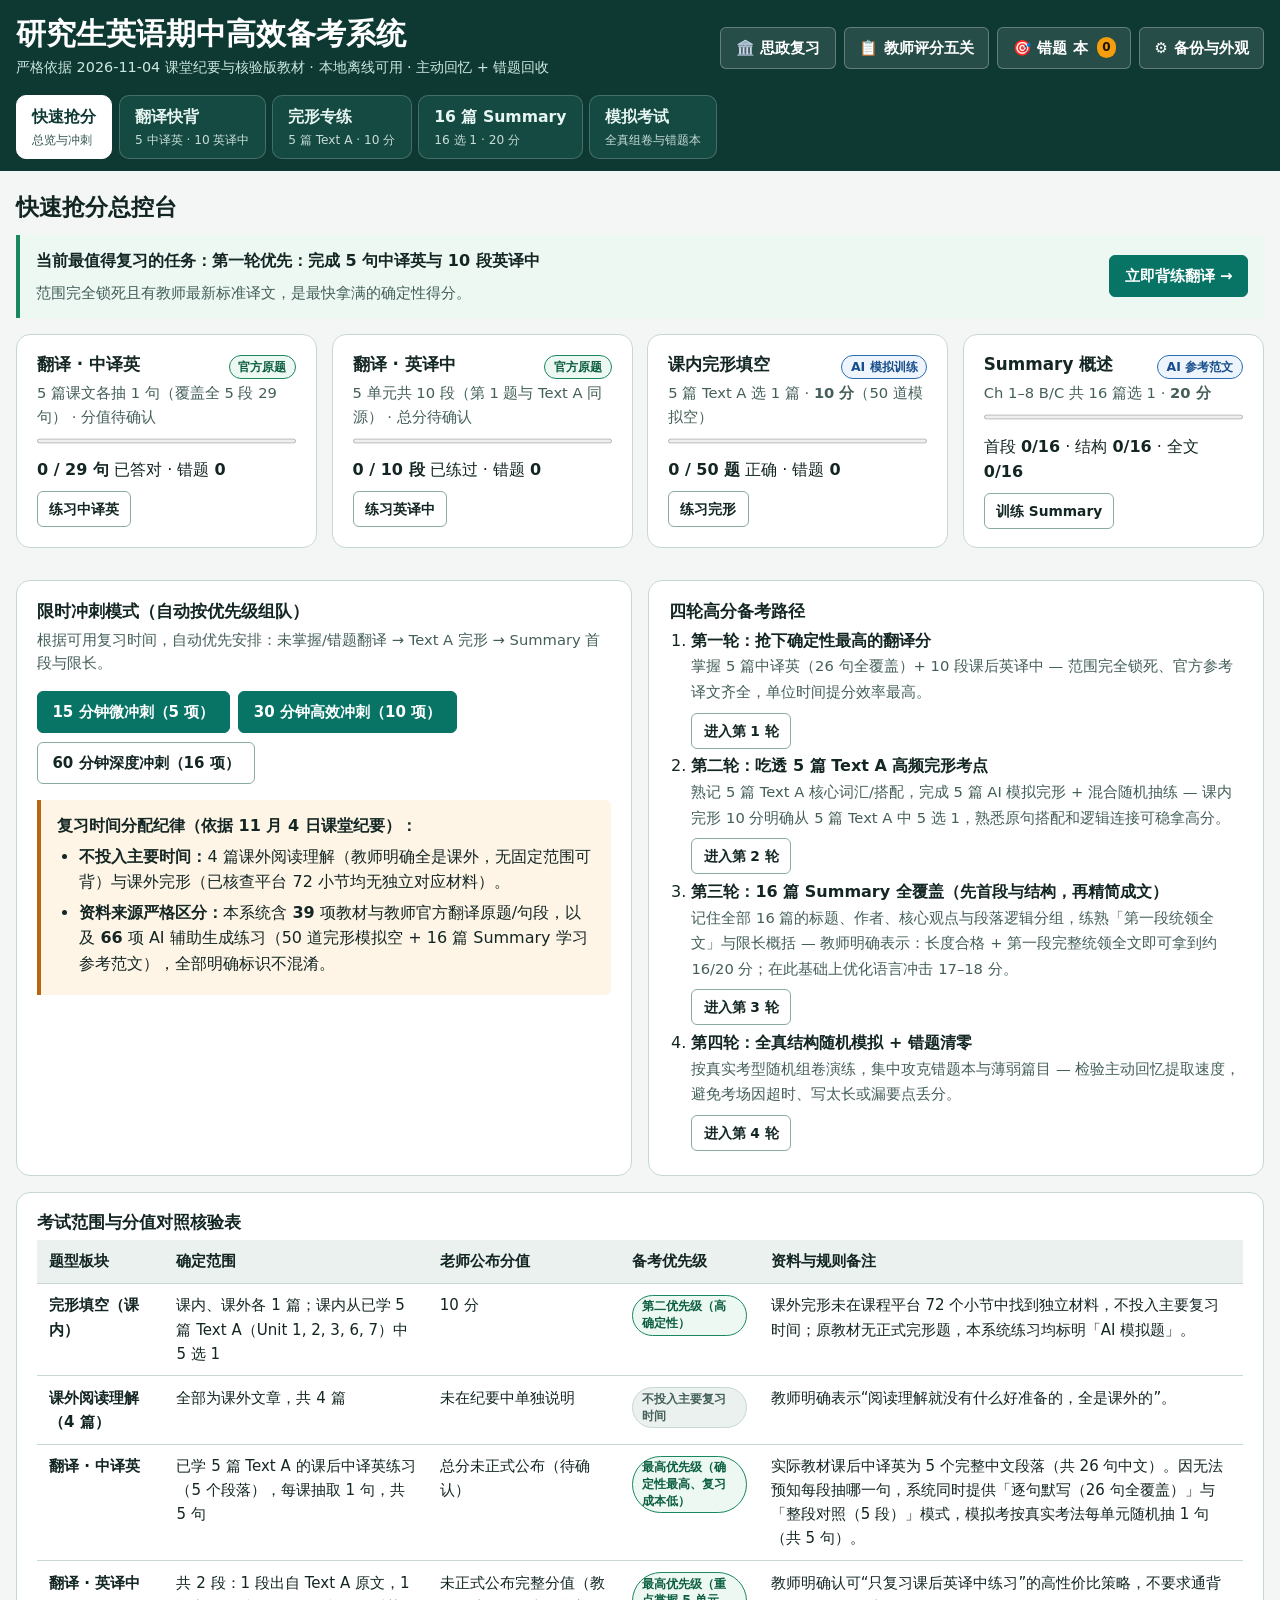
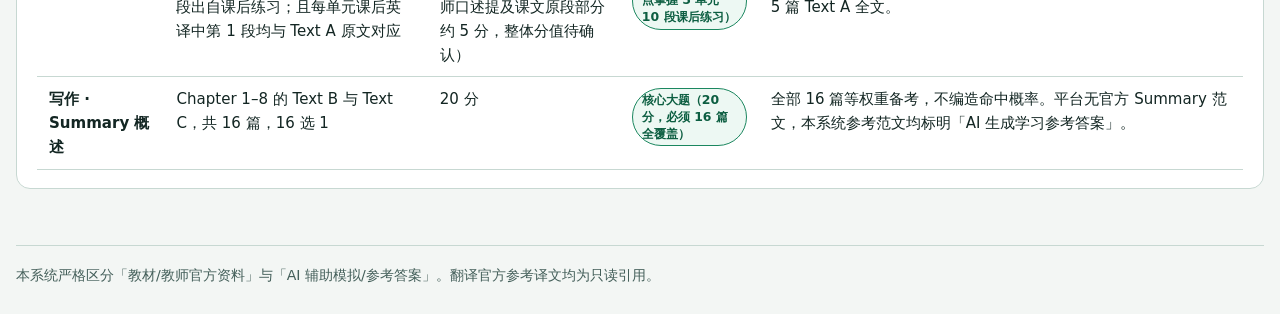
<file: english/index.html>
<!DOCTYPE html>
<html lang="zh-CN">
<head>
  <meta charset="utf-8">
  <meta name="viewport" content="width=device-width, initial-scale=1.0, viewport-fit=cover">
  <meta name="apple-mobile-web-app-capable" content="yes">
  <meta name="color-scheme" content="light dark">
  <script>
    try {
      var savedScheme = localStorage.getItem("color-scheme");
      document.querySelector('meta[name="color-scheme"]').content = savedScheme || "light dark";
    } catch (e) {}
  </script>
  <title>研究生英语期中高效备考系统</title>
  <link rel="stylesheet" href="styles.css">
  <script defer src="data/bundle.js"></script>
  <script defer src="js/store.js"></script>
  <script defer src="js/ui-home.js"></script>
  <script defer src="js/ui-translation.js"></script>
  <script defer src="js/ui-cloze.js"></script>
  <script defer src="js/ui-summary.js"></script>
  <script defer src="js/ui-mock.js"></script>
  <script defer src="js/app.js"></script>
</head>
<body>
  <a href="#main-content" class="skip-link visually-hidden">跳至主内容</a>

  <header class="site-header">
    <div class="wrap header-top">
      <div class="brand-block">
        <h1>研究生英语期中高效备考系统</h1>
        <p class="subtitle">严格依据 2026-11-04 课堂纪要与核验版教材 · 本地离线可用 · 主动回忆 + 错题回收</p>
      </div>
      <div class="header-actions">
        <a href="../" class="btn btn-ghost btn-subject-switch" id="btn-switch-politics" hidden>
          <span aria-hidden="true">🏛️</span> 思政复习
        </a>
        <button type="button" class="btn btn-ghost" id="btn-open-guide">
          <span aria-hidden="true">📋</span> <span class="btn-text-full">教师评分五关</span><span class="btn-text-short">五关</span>
        </button>
        <button type="button" class="btn btn-ghost" id="btn-jump-errors">
          <span aria-hidden="true">🎯</span> 错题<span class="btn-text-full">本</span> <span class="badge-count" id="header-error-count">0</span>
        </button>
        <button type="button" class="btn btn-ghost" id="btn-open-settings">
          <span aria-hidden="true">⚙️</span> <span class="btn-text-full">备份与外观</span><span class="btn-text-short">设置</span>
        </button>
      </div>
    </div>

    <nav class="primary-nav wrap" aria-label="备考功能模块">
      <button type="button" class="nav-tab is-active" data-tab="home" aria-current="page">
        <span class="tab-icon" aria-hidden="true">⚡</span>
        <span class="tab-label"><span class="tab-full">快速抢分</span><span class="tab-short">抢分</span></span>
        <span class="tab-meta">总览与冲刺</span>
      </button>
      <button type="button" class="nav-tab" data-tab="translation">
        <span class="tab-icon" aria-hidden="true">📝</span>
        <span class="tab-label"><span class="tab-full">翻译快背</span><span class="tab-short">翻译</span></span>
        <span class="tab-meta">5 中译英 · 10 英译中</span>
      </button>
      <button type="button" class="nav-tab" data-tab="cloze">
        <span class="tab-icon" aria-hidden="true">🧩</span>
        <span class="tab-label"><span class="tab-full">完形专练</span><span class="tab-short">完形</span></span>
        <span class="tab-meta">5 篇 Text A · 10 分</span>
      </button>
      <button type="button" class="nav-tab" data-tab="summary">
        <span class="tab-icon" aria-hidden="true">✍️</span>
        <span class="tab-label"><span class="tab-full">16 篇 Summary</span><span class="tab-short">概述</span></span>
        <span class="tab-meta">16 选 1 · 20 分</span>
      </button>
      <button type="button" class="nav-tab" data-tab="mock">
        <span class="tab-icon" aria-hidden="true">🎯</span>
        <span class="tab-label"><span class="tab-full">模拟考试</span><span class="tab-short">模拟</span></span>
        <span class="tab-meta">全真组卷与错题本</span>
      </button>
    </nav>
  </header>

  <div id="sprint-banner" class="sprint-banner" hidden>
    <div class="wrap sprint-banner-inner">
      <div class="sprint-status">
        <strong id="sprint-title">冲刺模式进行中</strong>
        <span id="sprint-detail"></span>
      </div>
      <div class="sprint-controls">
        <span class="sprint-timer" id="sprint-timer">00:00</span>
        <button type="button" class="btn btn-sm btn-primary" id="btn-sprint-next">下一项任务 →</button>
        <button type="button" class="btn btn-sm btn-outline" id="btn-sprint-stop">结束冲刺</button>
      </div>
    </div>
  </div>

  <main id="main-content" class="wrap main-shell" tabindex="-1">
    <section id="panel-home" class="tab-panel" aria-labelledby="tab-heading-home"></section>
    <section id="panel-translation" class="tab-panel" hidden aria-labelledby="tab-heading-translation"></section>
    <section id="panel-cloze" class="tab-panel" hidden aria-labelledby="tab-heading-cloze"></section>
    <section id="panel-summary" class="tab-panel" hidden aria-labelledby="tab-heading-summary"></section>
    <section id="panel-mock" class="tab-panel" hidden aria-labelledby="tab-heading-mock"></section>
  </main>

  <footer class="site-footer wrap">
    <p id="footer-local-links">
      资料溯源：<a href="../README.md" target="_blank" rel="noopener">材料总目录</a> ·
      <a href="../review/text-a-proofreading.html" target="_blank" rel="noopener">Text A 逐页图文对照</a> ·
      <a href="../提取报告.md" target="_blank" rel="noopener">提取报告</a> ·
      <a href="../缺失与待核对.md" target="_blank" rel="noopener">缺失与待核对清单</a>
    </p>
    <p class="footer-note">本系统严格区分「教材/教师官方资料」与「AI 辅助模拟/参考答案」。翻译官方参考译文均为只读引用。</p>
  </footer>

  <!-- Centralized Live Region for non-blocking status feedback -->
  <div id="live-announcer" class="visually-hidden" aria-live="polite" aria-atomic="true"></div>
  <div id="toast-bar" class="toast-bar" hidden aria-hidden="true"></div>

  <!-- Native Modal: Source Reader & Scan Cross-check -->
  <dialog id="dialog-source" closedby="any" aria-labelledby="dialog-source-title">
    <div class="dialog-head">
      <h2 id="dialog-source-title">原文溯源对照</h2>
      <form method="dialog">
        <button type="submit" value="close" class="btn btn-sm btn-outline" aria-label="关闭原文对照">关闭</button>
      </form>
    </div>
    <div id="dialog-source-body" class="dialog-body"></div>
  </dialog>

  <!-- Native Modal: Teacher Five Gates Guide -->
  <dialog id="dialog-guide" closedby="any" aria-labelledby="dialog-guide-title">
    <div class="dialog-head">
      <h2 id="dialog-guide-title">2026-11-04 课堂纪要：考试范围与 Summary 五关规则</h2>
      <form method="dialog">
        <button type="submit" value="close" class="btn btn-sm btn-outline" aria-label="关闭课堂纪要规则">关闭</button>
      </form>
    </div>
    <div id="dialog-guide-body" class="dialog-body"></div>
  </dialog>

  <!-- Native Modal: Settings, Color Scheme & Backup/Restore -->
  <dialog id="dialog-settings" closedby="any" aria-labelledby="dialog-settings-title">
    <div class="dialog-head">
      <h2 id="dialog-settings-title">学习进度备份与显示设置</h2>
      <form method="dialog">
        <button type="submit" value="close" class="btn btn-sm btn-outline" aria-label="关闭设置窗口">关闭</button>
      </form>
    </div>
    <div id="dialog-settings-body" class="dialog-body">
      <fieldset class="settings-group">
        <legend>显示外观主题（默认跟随系统）</legend>
        <div class="radio-row" role="radiogroup" aria-label="主题模式">
          <label class="radio-pill"><input type="radio" name="theme-mode" value="system"> 跟随系统 (<span id="system-theme-hint">浅色</span>)</label>
          <label class="radio-pill"><input type="radio" name="theme-mode" value="light"> 浅色护眼</label>
          <label class="radio-pill"><input type="radio" name="theme-mode" value="dark"> 深色夜间</label>
        </div>
      </fieldset>

      <fieldset class="settings-group">
        <legend>学习进度备份与恢复（进度自动保存在本机浏览器）</legend>
        <p class="muted-text">学习记录与源码完全分离。建议考前换设备或清理缓存前导出 JSON 备份文件。</p>
        <div class="btn-row">
          <button type="button" class="btn btn-primary" id="btn-export-progress">导出进度 JSON</button>
          <label class="btn btn-outline file-upload-label" for="input-import-progress">
            导入恢复 JSON
            <input type="file" id="input-import-progress" accept=".json,application/json" class="visually-hidden">
          </label>
          <button type="button" class="btn btn-danger-outline" id="btn-request-reset">清空全部练习记录</button>
        </div>
        <div id="reset-confirm-box" class="danger-confirm" hidden>
          <p>确认要清空全部翻译、完形、Summary 与模拟考学习记录吗？此操作不可撤销。</p>
          <div class="btn-row">
            <button type="button" class="btn btn-sm btn-outline" id="btn-cancel-reset">取消</button>
            <button type="button" class="btn btn-sm btn-danger" id="btn-confirm-reset">确认清空</button>
          </div>
        </div>
      </fieldset>

      <div class="settings-group">
        <h3>当前数据核验摘要</h3>
        <ul id="settings-stats-list" class="compact-list"></ul>
      </div>
    </div>
  </dialog>
</body>
</html>
</file>
<file: english/styles.css>
@layer reset, base, components, utilities;

@layer reset {
  html {
    box-sizing: border-box;
    -webkit-text-size-adjust: 100%;
  }
  *, *::before, *::after {
    box-sizing: inherit;
  }
  body {
    margin: 0;
  }
  h1, h2, h3, h4, p, ul, ol, figure, blockquote {
    margin-block: 0;
  }
  ul, ol {
    padding-inline-start: 1.4rem;
  }
}

:root {
  color-scheme: light dark;

  &:has(> head > meta[name="color-scheme"][content="dark"]) {
    color-scheme: dark;
  }
  &:has(> head > meta[name="color-scheme"][content="light"]) {
    color-scheme: light;
  }

  --bg-page: light-dark(#f3f6f4, #0f1716);
  --bg-surface: light-dark(#ffffff, #172321);
  --bg-subtle: light-dark(#eaf1ee, #1f2e2b);
  --bg-header: light-dark(#0e3933, #0a2622);
  --bg-header-card: light-dark(#154a42, #113832);
  --ink-primary: light-dark(#132623, #e8f1ef);
  --ink-muted: light-dark(#445f5a, #9db4af);
  --ink-on-brand: #ffffff;
  --brand: light-dark(#087466, #2bb49f);
  --brand-strong: light-dark(#065a4f, #44c9b4);
  --brand-soft: light-dark(#e0f4ee, #163d36);
  --border: light-dark(#c7d8d2, #2d433e);
  --border-strong: light-dark(#89aba1, #466860);

  --official-bg: light-dark(#edf8f3, #133529);
  --official-border: light-dark(#1b875f, #39b584);
  --ai-bg: light-dark(#eef4fb, #172a3d);
  --ai-border: light-dark(#2a6db5, #5ca0ea);
  --warn-bg: light-dark(#fef5e7, #382811);
  --warn-border: light-dark(#b96612, #e59c47);
  --danger-bg: light-dark(#fdecec, #3b1818);
  --danger-border: light-dark(#c03535, #e66a6a);
  --focus-ring: light-dark(#0b63d6, #6fb3ff);

  --font-ui: system-ui, -apple-system, "Segoe UI", "Microsoft YaHei", "PingFang SC", sans-serif;
  --font-serif-en: Georgia, "Times New Roman", Cambria, serif;
  --radius-sm: 6px;
  --radius-md: 10px;
  --radius-lg: 14px;
  --shadow-sm: light-dark(0 1px 3px rgba(14, 42, 37, 0.08), 0 1px 3px rgba(0, 0, 0, 0.35));
  --shadow-md: light-dark(0 6px 20px rgba(14, 42, 37, 0.1), 0 8px 24px rgba(0, 0, 0, 0.45));
}

@layer base {
  body {
    background: var(--bg-page);
    color: var(--ink-primary);
    font-family: var(--font-ui);
    font-size: 16px;
    line-height: 1.6;
    min-block-size: 100dvh;
    display: flex;
    flex-direction: column;
  }

  a {
    color: var(--brand-strong);
    text-underline-offset: 0.18em;
  }

  button, input, textarea, select {
    font: inherit;
    color: inherit;
  }

  button {
    touch-action: manipulation;
    cursor: pointer;
  }

  :where(a, button, summary, input, textarea, select, [tabindex]):focus-visible {
    outline: 3px solid var(--focus-ring);
    outline-offset: 2px;
  }

  h1 {
    font-size: clamp(1.35rem, 2.5vw, 1.85rem);
    line-height: 1.25;
  }

  h2 {
    font-size: clamp(1.18rem, 1.8vw, 1.45rem);
    line-height: 1.3;
    margin-block-end: 0.5rem;
  }

  h3 {
    font-size: 1.05rem;
    line-height: 1.35;
    margin-block-end: 0.35rem;
  }

  label {
    display: inline-block;
    font-weight: 600;
    margin-block-end: 0.3rem;
  }

  textarea, input[type="text"], input[type="search"], select {
    width: 100%;
    font-size: max(1rem, 1em);
    padding: 0.65rem 0.8rem;
    border-radius: var(--radius-sm);
    border: 1.5px solid var(--border-strong);
    background: var(--bg-surface);
    color: var(--ink-primary);
    min-block-size: 44px;
  }

  textarea {
    resize: vertical;
    line-height: 1.65;
  }

  table {
    width: 100%;
    border-collapse: collapse;
    font-size: 0.94rem;
  }

  th, td {
    text-align: start;
    padding: 0.6rem 0.75rem;
    border-block-end: 1px solid var(--border);
    vertical-align: top;
  }

  th {
    font-weight: 700;
    background: var(--bg-subtle);
  }
}

@layer components {
  .wrap {
    inline-size: min(100% - 2rem, 1280px);
    margin-inline: auto;
  }

  .skip-link:focus-visible {
    position: fixed;
    inset-block-start: 0.75rem;
    inset-inline-start: 0.75rem;
    z-index: 1000;
    padding: 0.65rem 1rem;
    border-radius: var(--radius-sm);
    background: var(--brand);
    color: var(--ink-on-brand);
    text-decoration: none;
    font-weight: 700;
  }

  /* Header & Navigation */
  .site-header {
    background: var(--bg-header);
    color: #ffffff;
    box-shadow: var(--shadow-sm);
  }

  .header-top {
    display: flex;
    flex-wrap: wrap;
    justify-content: space-between;
    align-items: center;
    gap: 1rem;
    padding-block: 1rem 0.75rem;
  }

  .brand-block .subtitle {
    margin-block-start: 0.2rem;
    color: #cde8e1;
    font-size: 0.9rem;
  }

  .header-actions {
    display: flex;
    flex-wrap: wrap;
    gap: 0.5rem;
  }

  .primary-nav {
    display: flex;
    gap: 0.4rem;
    overflow-x: auto;
    padding-block: 0.25rem 0.75rem;
    scrollbar-width: thin;
  }

  .nav-tab {
    display: flex;
    flex-direction: column;
    align-items: flex-start;
    gap: 0.1rem;
    min-block-size: 48px;
    padding: 0.5rem 0.95rem;
    border-radius: var(--radius-md);
    border: 1px solid rgba(255, 255, 255, 0.2);
    background: var(--bg-header-card);
    color: #e7f6f2;
    white-space: nowrap;
    transition: background-color 0.15s ease, border-color 0.15s ease;
  }

  .nav-tab:hover:not(.is-active) {
    background: rgba(255, 255, 255, 0.14);
  }

  .nav-tab.is-active {
    background: #ffffff;
    color: #0e3933;
    border-color: #ffffff;
  }

  .nav-tab .tab-label {
    font-weight: 700;
    font-size: 0.98rem;
  }

  .nav-tab .tab-icon,
  .nav-tab .tab-short,
  .btn-text-short {
    display: none;
  }

  .nav-tab .tab-meta {
    font-size: 0.76rem;
    opacity: 0.85;
  }

  .badge-count {
    display: inline-flex;
    align-items: center;
    justify-content: center;
    min-inline-size: 1.4em;
    padding: 0.05em 0.42em;
    border-radius: 999px;
    font-size: 0.8em;
    font-weight: 700;
    background: #f59e0b;
    color: #1a1204;
    margin-inline-start: 0.25rem;
  }

  /* Sprint Banner */
  .sprint-banner {
    background: var(--warn-bg);
    border-block-end: 2px solid var(--warn-border);
    padding-block: 0.65rem;
  }

  .sprint-banner-inner {
    display: flex;
    flex-wrap: wrap;
    justify-content: space-between;
    align-items: center;
    gap: 0.75rem;
  }

  .sprint-status {
    display: flex;
    flex-wrap: wrap;
    gap: 0.5rem 1rem;
    align-items: center;
  }

  .sprint-controls {
    display: flex;
    align-items: center;
    gap: 0.5rem;
  }

  .sprint-timer {
    font-variant-numeric: tabular-nums;
    font-weight: 700;
    padding: 0.25rem 0.6rem;
    border-radius: var(--radius-sm);
    background: var(--bg-surface);
    border: 1px solid var(--warn-border);
  }

  /* Main Container */
  .main-shell {
    flex: 1 0 auto;
    padding-block: 1.35rem 2.5rem;
  }

  .site-footer {
    border-block-start: 1px solid var(--border);
    padding-block: 1.1rem 1.75rem;
    font-size: 0.88rem;
    color: var(--ink-muted);
    display: flex;
    flex-wrap: wrap;
    justify-content: space-between;
    gap: 0.5rem 1.5rem;
  }

  /* Buttons */
  .btn {
    display: inline-flex;
    align-items: center;
    justify-content: center;
    gap: 0.35rem;
    min-block-size: 42px;
    padding: 0.45rem 0.9rem;
    border-radius: var(--radius-sm);
    border: 1.5px solid transparent;
    font-weight: 600;
    font-size: 0.94rem;
    text-decoration: none;
    transition: background-color 0.15s ease, border-color 0.15s ease;
  }

  .btn-sm {
    min-block-size: 36px;
    padding: 0.3rem 0.7rem;
    font-size: 0.86rem;
  }

  .btn-primary {
    background: var(--brand);
    color: var(--ink-on-brand);
    border-color: var(--brand);
  }
  .btn-primary:hover:not(:disabled) {
    background: var(--brand-strong);
    border-color: var(--brand-strong);
  }

  .btn-outline {
    background: var(--bg-surface);
    color: var(--ink-primary);
    border-color: var(--border-strong);
  }
  .btn-outline:hover:not(:disabled) {
    background: var(--bg-subtle);
    border-color: var(--brand);
  }

  .btn-ghost {
    background: rgba(255, 255, 255, 0.1);
    color: #ffffff;
    border-color: rgba(255, 255, 255, 0.28);
  }
  .btn-ghost:hover:not(:disabled) {
    background: rgba(255, 255, 255, 0.2);
  }

  .btn-danger {
    background: #b92b27;
    color: #ffffff;
    border-color: #b92b27;
  }

  .btn-danger-outline {
    background: var(--bg-surface);
    color: light-dark(#a42323, #f28b82);
    border-color: var(--danger-border);
  }

  .btn-row {
    display: flex;
    flex-wrap: wrap;
    gap: 0.55rem;
    align-items: center;
  }

  /* Sub-navigation / Pills */
  .sub-toolbar {
    display: flex;
    flex-wrap: wrap;
    justify-content: space-between;
    align-items: center;
    gap: 0.75rem;
    margin-block-end: 1rem;
    padding: 0.75rem 1rem;
    background: var(--bg-surface);
    border: 1px solid var(--border);
    border-radius: var(--radius-md);
  }

  .pill-group {
    display: flex;
    flex-wrap: wrap;
    gap: 0.4rem;
  }

  .pill-btn {
    min-block-size: 38px;
    padding: 0.35rem 0.8rem;
    border-radius: 999px;
    border: 1.5px solid var(--border-strong);
    background: var(--bg-surface);
    color: var(--ink-primary);
    font-size: 0.88rem;
    font-weight: 600;
  }

  .pill-btn:hover:not(.is-active) {
    background: var(--bg-subtle);
    border-color: var(--brand);
  }

  .pill-btn.is-active {
    background: var(--brand);
    color: var(--ink-on-brand);
    border-color: var(--brand);
  }

  /* Cards & Grids */
  .card {
    background: var(--bg-surface);
    border: 1px solid var(--border);
    border-radius: var(--radius-lg);
    padding: 1.15rem 1.25rem;
    box-shadow: var(--shadow-sm);
    margin-block-end: 1rem;
  }

  .grid-2 {
    display: grid;
    grid-template-columns: repeat(auto-fit, minmax(min(100%, 340px), 1fr));
    gap: 1rem;
  }

  .grid-3 {
    display: grid;
    grid-template-columns: repeat(auto-fit, minmax(min(100%, 260px), 1fr));
    gap: 0.9rem;
  }

  .grid-4 {
    display: grid;
    grid-template-columns: repeat(auto-fit, minmax(min(100%, 220px), 1fr));
    gap: 0.9rem;
  }

  /* Provenance Badges & Callouts (Official vs AI vs Pending vs Warning) */
  .badge {
    display: inline-flex;
    align-items: center;
    gap: 0.25rem;
    padding: 0.16rem 0.55rem;
    border-radius: 999px;
    font-size: 0.78rem;
    font-weight: 700;
    line-height: 1.35;
    border: 1px solid transparent;
  }

  .badge-official {
    background: var(--official-bg);
    color: light-dark(#0c5e41, #7de3b8);
    border-color: var(--official-border);
  }

  .badge-ai {
    background: var(--ai-bg);
    color: light-dark(#174d8c, #8fc2ff);
    border-color: var(--ai-border);
  }

  .badge-warn {
    background: var(--warn-bg);
    color: light-dark(#804306, #f5b96b);
    border-color: var(--warn-border);
  }

  .badge-danger {
    background: var(--danger-bg);
    color: light-dark(#8f1d1d, #f59494);
    border-color: var(--danger-border);
  }

  .badge-neutral {
    background: var(--bg-subtle);
    color: var(--ink-muted);
    border-color: var(--border);
  }

  .callout {
    border-inline-start: 4px solid var(--brand);
    background: var(--bg-subtle);
    padding: 0.8rem 1rem;
    border-radius: 0 var(--radius-sm) var(--radius-sm) 0;
    margin-block: 0.75rem;
  }

  .callout-official {
    border-inline-start-color: var(--official-border);
    background: var(--official-bg);
  }

  .callout-ai {
    border-inline-start-color: var(--ai-border);
    background: var(--ai-bg);
  }

  .callout-warn {
    border-inline-start-color: var(--warn-border);
    background: var(--warn-bg);
  }

  .callout-danger {
    border-inline-start-color: var(--danger-border);
    background: var(--danger-bg);
  }

  /* Progress Bar */
  progress.metric-progress {
    inline-size: 100%;
    block-size: 10px;
    accent-color: var(--brand);
    margin-block: 0.45rem;
  }

  /* Translation & Active Recall Cards */
  .en-prose {
    font-family: var(--font-serif-en);
    font-size: 1.07rem;
    line-height: 1.72;
  }

  .masked-panel {
    border: 1.5px dashed var(--border-strong);
    border-radius: var(--radius-md);
    padding: 0.9rem 1rem;
    background: var(--bg-subtle);
    margin-block: 0.75rem;
  }

  .revealed-official {
    border: 1.5px solid var(--official-border);
    background: var(--official-bg);
    border-radius: var(--radius-md);
    padding: 0.9rem 1rem;
    margin-block: 0.75rem;
  }

  .revealed-ai {
    border: 1.5px solid var(--ai-border);
    background: var(--ai-bg);
    border-radius: var(--radius-md);
    padding: 0.9rem 1rem;
    margin-block: 0.75rem;
  }

  .phrase-chips {
    display: flex;
    flex-wrap: wrap;
    gap: 0.4rem;
    margin-block: 0.5rem;
  }

  .phrase-chip {
    display: inline-flex;
    flex-direction: column;
    padding: 0.3rem 0.6rem;
    border-radius: var(--radius-sm);
    background: var(--bg-surface);
    border: 1px solid var(--border);
    font-size: 0.85rem;
  }

  .phrase-chip.is-hit {
    border-color: var(--official-border);
    background: var(--official-bg);
  }

  /* Cloze Passage & Blanks */
  .cloze-blank-token {
    display: inline-flex;
    align-items: center;
    gap: 0.2rem;
    padding: 0.08rem 0.45rem;
    margin-inline: 0.12rem;
    border-radius: var(--radius-sm);
    border: 1.5px solid var(--brand);
    background: var(--brand-soft);
    font-family: var(--font-ui);
    font-size: 0.88rem;
    font-weight: 700;
    vertical-align: baseline;
  }

  .cloze-blank-token.is-correct {
    border-color: var(--official-border);
    background: var(--official-bg);
    color: light-dark(#0c5e41, #7de3b8);
  }

  .cloze-blank-token.is-wrong {
    border-color: var(--danger-border);
    background: var(--danger-bg);
    color: light-dark(#8f1d1d, #f59494);
  }

  .cloze-layout {
    display: grid;
    grid-template-columns: minmax(0, 1.15fr) minmax(0, 1fr);
    gap: 1.1rem;
    align-items: start;
  }

  .cloze-passage-sticky {
    position: sticky;
    inset-block-start: 0.75rem;
    max-block-size: 78dvh;
    overflow-y: auto;
  }

  .option-grid {
    display: grid;
    grid-template-columns: repeat(auto-fit, minmax(150px, 1fr));
    gap: 0.45rem;
    margin-block: 0.5rem;
  }

  .option-btn {
    justify-content: flex-start;
    text-align: start;
    min-block-size: 40px;
    padding: 0.35rem 0.65rem;
    border: 1.5px solid var(--border);
    background: var(--bg-surface);
    border-radius: var(--radius-sm);
    font-weight: 500;
  }

  .option-btn.is-selected {
    border-color: var(--brand);
    background: var(--brand-soft);
    font-weight: 700;
  }

  .option-btn.is-correct {
    border-color: var(--official-border);
    background: var(--official-bg);
    font-weight: 700;
  }

  .option-btn.is-wrong {
    border-color: var(--danger-border);
    background: var(--danger-bg);
  }

  /* Summary Inspector & Word Meter */
  .word-meter {
    display: flex;
    flex-wrap: wrap;
    justify-content: space-between;
    align-items: center;
    gap: 0.5rem;
    padding: 0.55rem 0.85rem;
    border-radius: var(--radius-sm);
    background: var(--bg-subtle);
    border: 1px solid var(--border);
    margin-block: 0.5rem;
    font-size: 0.9rem;
  }

  .word-meter.is-ok {
    border-color: var(--official-border);
    background: var(--official-bg);
  }

  .word-meter.is-warn {
    border-color: var(--warn-border);
    background: var(--warn-bg);
  }

  .word-meter.is-over {
    border-color: var(--danger-border);
    background: var(--danger-bg);
  }

  .checklist-grid {
    display: grid;
    grid-template-columns: repeat(auto-fit, minmax(min(100%, 300px), 1fr));
    gap: 0.45rem;
    margin-block: 0.6rem;
  }

  .check-item {
    display: flex;
    align-items: flex-start;
    gap: 0.5rem;
    padding: 0.45rem 0.65rem;
    border-radius: var(--radius-sm);
    border: 1px solid var(--border);
    background: var(--bg-surface);
    font-size: 0.9rem;
    font-weight: 400;
    margin-block-end: 0;
  }

  .check-item input[type="checkbox"] {
    inline-size: 1.15rem;
    block-size: 1.15rem;
    margin-block-start: 0.15rem;
    accent-color: var(--brand);
    flex-shrink: 0;
  }

  /* Native Details Disclosure */
  details.disclosure {
    border: 1px solid var(--border);
    border-radius: var(--radius-md);
    background: var(--bg-surface);
    margin-block: 0.65rem;
    overflow: hidden;
  }

  details.disclosure > summary {
    list-style: none;
    display: flex;
    align-items: center;
    gap: 0.5rem;
    padding: 0.65rem 0.95rem;
    font-weight: 700;
    cursor: pointer;
    background: var(--bg-subtle);
  }

  details.disclosure > summary::before {
    content: "▸";
    display: inline-block;
    transition: transform 0.2s ease;
  }

  details.disclosure[open] > summary::before {
    transform: rotate(90deg);
  }

  details.disclosure .disclosure-body {
    padding: 0.85rem 1rem;
  }

  /* Native Dialog */
  dialog {
    inline-size: min(92vw, 900px);
    max-block-size: 88dvh;
    padding: 0;
    border: 1px solid var(--border-strong);
    border-radius: var(--radius-lg);
    background: var(--bg-surface);
    color: var(--ink-primary);
    box-shadow: var(--shadow-md);
  }

  dialog:modal {
    overscroll-behavior: contain;
  }

  dialog::backdrop {
    background: rgba(8, 22, 19, 0.58);
    overflow: hidden;
    overscroll-behavior: contain;
  }

  .dialog-head {
    display: flex;
    justify-content: space-between;
    align-items: center;
    gap: 1rem;
    padding: 0.9rem 1.2rem;
    border-block-end: 1px solid var(--border);
    background: var(--bg-subtle);
    position: sticky;
    inset-block-start: 0;
  }

  .dialog-head h2 {
    margin: 0;
    font-size: 1.12rem;
  }

  .dialog-body {
    padding: 1.1rem 1.25rem;
    overflow-y: auto;
    max-block-size: calc(88dvh - 4.2rem);
  }

  .source-para {
    padding: 0.65rem 0.85rem;
    border-radius: var(--radius-sm);
    margin-block-end: 0.6rem;
    border: 1px solid transparent;
  }

  .source-para.is-highlighted {
    background: var(--warn-bg);
    border-color: var(--warn-border);
  }

  /* Settings Controls */
  .settings-group {
    border: 1px solid var(--border);
    border-radius: var(--radius-md);
    padding: 0.9rem 1rem;
    margin-block-end: 1rem;
  }

  .settings-group legend {
    font-weight: 700;
    padding-inline: 0.4rem;
  }

  .radio-row {
    display: flex;
    flex-wrap: wrap;
    gap: 0.5rem;
  }

  .radio-pill {
    display: inline-flex;
    align-items: center;
    gap: 0.4rem;
    padding: 0.45rem 0.8rem;
    border-radius: 999px;
    border: 1.5px solid var(--border-strong);
    font-weight: 600;
    cursor: pointer;
    margin-block-end: 0;
  }

  .radio-pill:has(:checked) {
    border-color: var(--brand);
    background: var(--brand-soft);
  }

  .danger-confirm {
    margin-block-start: 0.75rem;
    padding: 0.75rem 0.9rem;
    border-radius: var(--radius-sm);
    background: var(--danger-bg);
    border: 1px solid var(--danger-border);
  }

  /* Toast */
  .toast-bar {
    position: fixed;
    inset-block-end: 1.25rem;
    inset-inline-end: 1.25rem;
    z-index: 900;
    padding: 0.65rem 1rem;
    border-radius: var(--radius-md);
    background: var(--bg-header);
    color: #ffffff;
    font-weight: 600;
    box-shadow: var(--shadow-md);
  }

  @media (max-width: 900px) {
    .cloze-layout {
      grid-template-columns: 1fr;
    }
    .cloze-passage-sticky {
      position: static;
      max-block-size: none;
    }
  }

  @media (max-width: 768px) {
    body {
      padding-block-end: calc(74px + env(safe-area-inset-bottom));
      font-size: 15.5px;
      overflow-x: clip;
    }

    .wrap {
      inline-size: min(100% - 1.15rem, 1280px);
    }

    .header-top {
      padding-block: 0.72rem 0.68rem;
      gap: 0.55rem;
    }

    .brand-block h1 {
      font-size: 1.18rem;
    }

    .brand-block .subtitle {
      font-size: 0.78rem;
      line-height: 1.35;
    }

    .header-actions {
      gap: 0.35rem;
    }

    .header-actions .btn {
      min-block-size: 36px;
      padding: 0.28rem 0.6rem;
      font-size: 0.82rem;
    }

    .btn-text-full {
      display: none;
    }

    .btn-text-short {
      display: inline;
    }

    /* Dock primary navigation to bottom thumb zone on mobile */
    .primary-nav.wrap {
      position: fixed;
      inset-block-end: 0;
      inset-inline: 0;
      inline-size: 100%;
      z-index: 80;
      display: grid;
      grid-template-columns: repeat(5, minmax(0, 1fr));
      gap: 0.25rem;
      padding: 0.35rem 0.4rem calc(0.35rem + env(safe-area-inset-bottom));
      background: light-dark(rgba(255, 255, 255, 0.96), rgba(16, 28, 26, 0.96));
      backdrop-filter: blur(10px);
      border-block-start: 1px solid var(--border);
      box-shadow: 0 -4px 16px rgba(0, 0, 0, 0.08);
      overflow-x: visible;
    }

    .nav-tab {
      min-block-size: 50px;
      padding: 0.28rem 0.15rem;
      align-items: center;
      justify-content: center;
      text-align: center;
      border-radius: var(--radius-sm);
      border-color: transparent;
      background: transparent;
      color: var(--ink-muted);
      gap: 0.1rem;
    }

    .nav-tab .tab-icon {
      display: block;
      font-size: 1.08rem;
      line-height: 1.1;
    }

    .nav-tab .tab-full,
    .nav-tab .tab-meta {
      display: none;
    }

    .nav-tab .tab-short {
      display: inline;
      font-size: 0.78rem;
      font-weight: 700;
    }

    .nav-tab.is-active {
      background: var(--brand-soft);
      color: var(--brand-strong);
      border-color: var(--brand);
    }

    .main-shell {
      padding-block: 0.9rem 1.4rem;
    }

    .card {
      padding: 0.9rem 0.92rem;
      border-radius: var(--radius-md);
      min-inline-size: 0;
    }

    .sub-toolbar {
      padding: 0.6rem 0.7rem;
      gap: 0.55rem;
    }

    .pill-group {
      flex-wrap: nowrap;
      overflow-x: auto;
      max-inline-size: 100%;
      padding-block-end: 0.15rem;
      scrollbar-width: none;
      -webkit-overflow-scrolling: touch;
    }

    .pill-group::-webkit-scrollbar {
      display: none;
    }

    .pill-btn {
      white-space: nowrap;
      flex-shrink: 0;
      min-block-size: 40px;
      padding: 0.35rem 0.75rem;
    }

    .option-grid {
      grid-template-columns: repeat(2, minmax(0, 1fr));
      gap: 0.4rem;
    }

    .option-btn {
      min-block-size: 44px;
      font-size: 0.92rem;
    }

    .btn-row .btn {
      min-block-size: 42px;
    }

    th, td {
      padding: 0.45rem 0.5rem;
      font-size: 0.86rem;
    }

    .en-prose {
      font-size: 1.02rem;
      line-height: 1.68;
    }

    .toast-bar {
      inset-block-end: calc(76px + env(safe-area-inset-bottom));
      inset-inline: 0.75rem;
      text-align: center;
    }

    dialog {
      inline-size: min(96vw, 900px);
      max-block-size: 90dvh;
    }

    .dialog-body {
      padding: 0.9rem 0.95rem;
      max-block-size: calc(90dvh - 3.8rem);
    }
  }
}

@layer utilities {
  [hidden] {
    display: none !important;
  }

  .visually-hidden:where(:not(:focus-within, :active)) {
    position: absolute !important;
    clip-path: inset(50%) !important;
    overflow: hidden !important;
    width: 1px !important;
    height: 1px !important;
    margin: -1px !important;
    padding: 0 !important;
    border: 0 !important;
    white-space: nowrap !important;
  }

  .muted-text {
    color: var(--ink-muted);
    font-size: 0.92rem;
  }

  .mt-1 { margin-block-start: 0.5rem; }
  .mt-2 { margin-block-start: 1rem; }
  .mb-1 { margin-block-end: 0.5rem; }
  .mb-2 { margin-block-end: 1rem; }
  .compact-list { margin-block: 0.35rem; }
  .compact-list li { margin-block-end: 0.3rem; }
}
</file>
